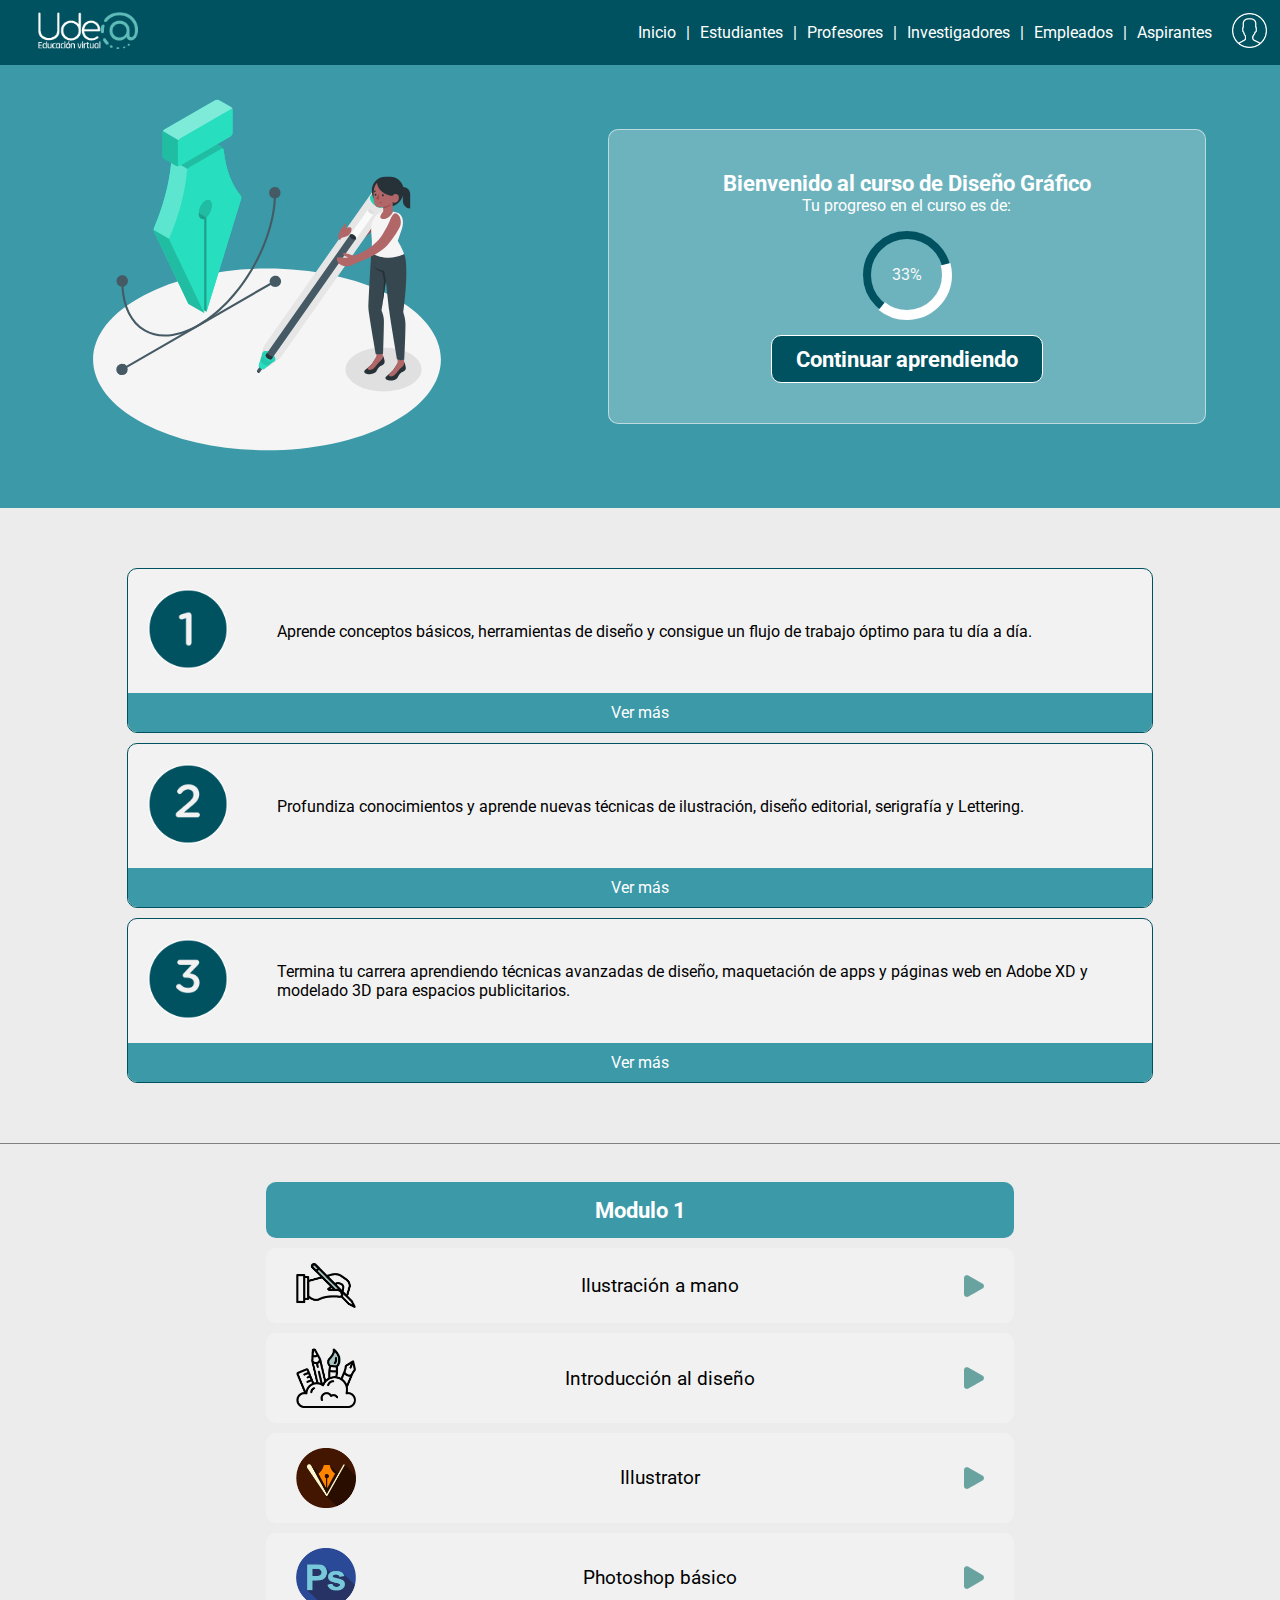
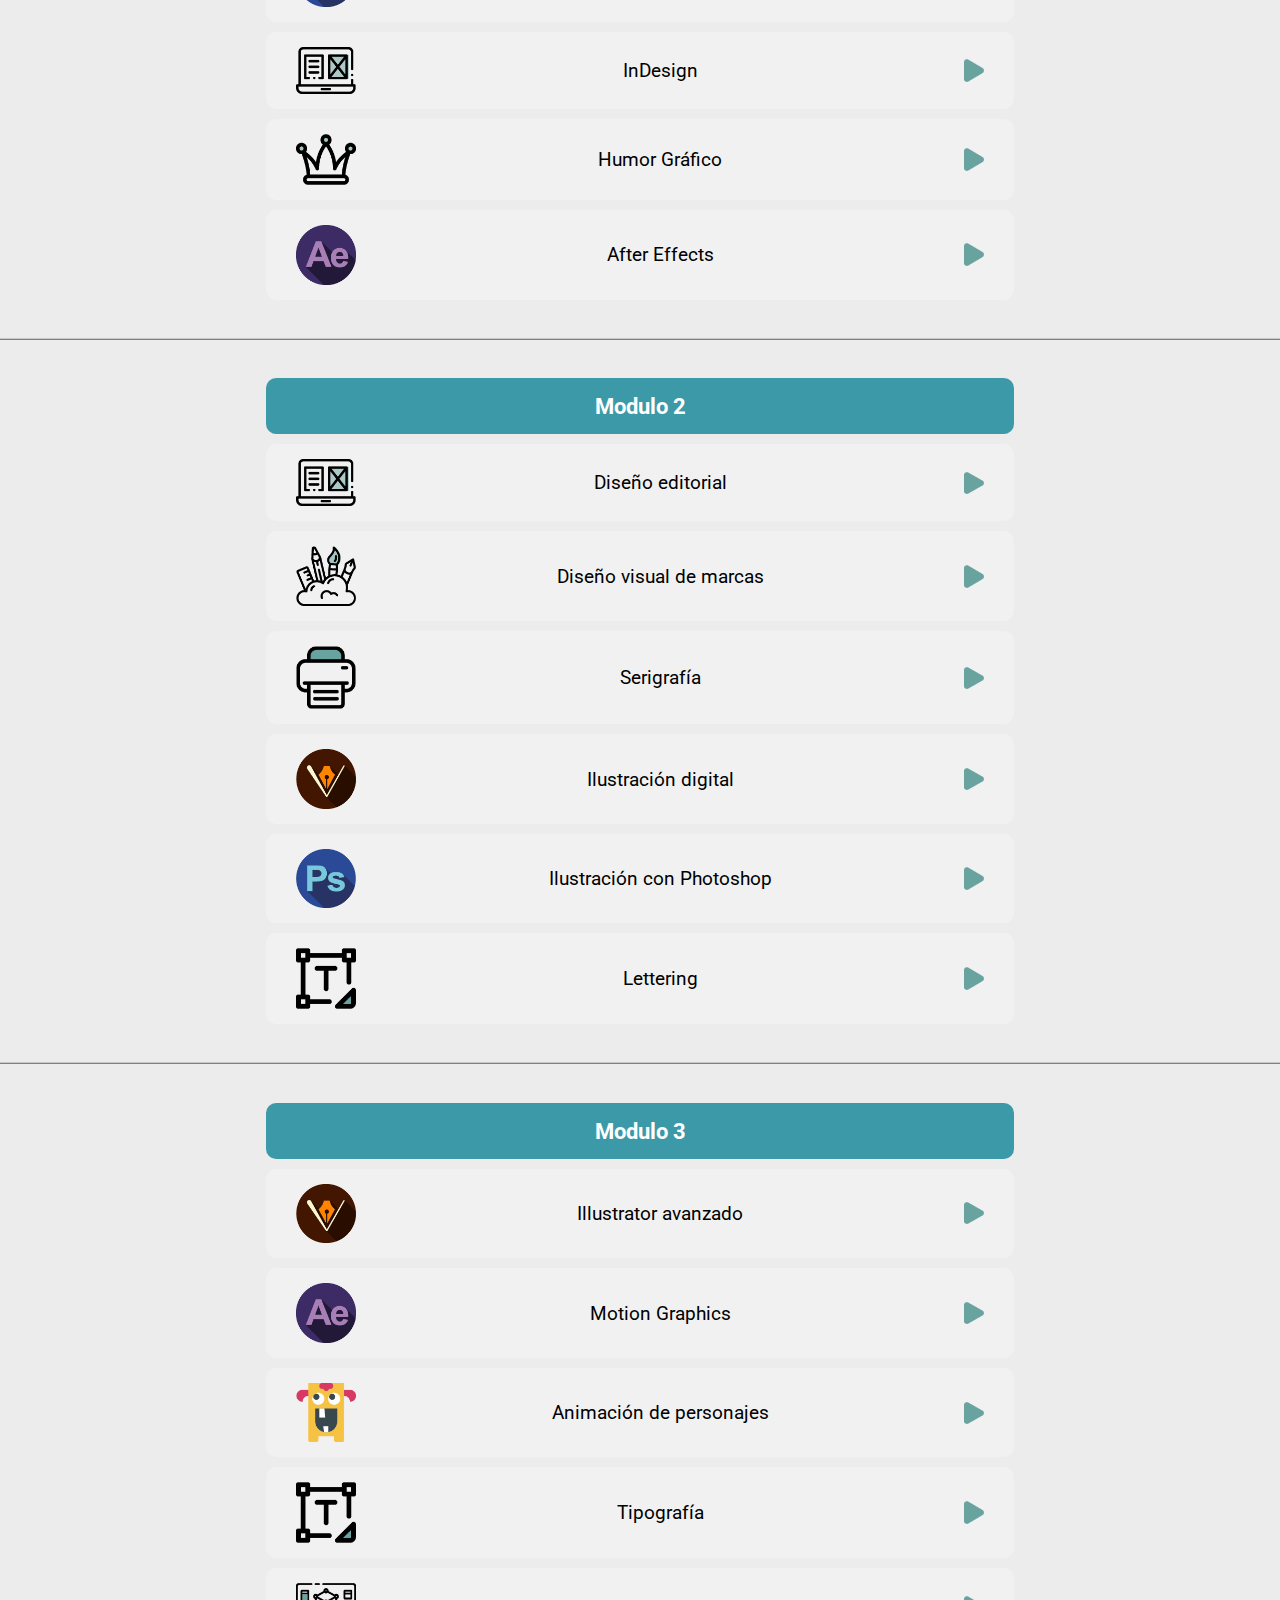
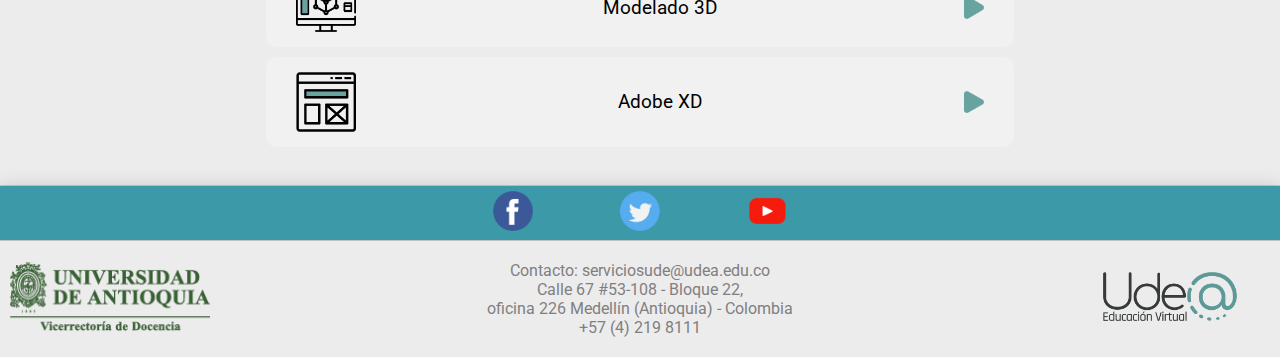
<file: index.html>
<!DOCTYPE html>
<html lang="en">
<head>
    <meta charset="UTF-8">
    <meta name="viewport" content="width=device-width, initial-scale=1.0">
    <link rel="icon" href="img/favicon.ico">
    <meta http-equiv="X-UA-Compatible" content="ie=edge">
    <title>Ude@ | Curso de Diseño Gráfico</title>
    <link rel="stylesheet" href="styles.css">
</head>
<body>
    <nav class="navbar">
        <div class="navbar--left">
            <div class="navbar--left__logo">
                <img src="img/navbar/menuinicial-logo.png" alt="">
            </div>
        </div>
        <div class="navbar--right">
            <ul class="navbar--right__items">
                <li><a href="index.html">Inicio</a></li>
                <li>|</li>
                <li><a href="https://udearroba.udea.edu.co/publicos/estudiantes.html">Estudiantes</a></li>
                <li>|</li>
                <li><a href="https://udearroba.udea.edu.co/publicos/docentes.html">Profesores</a></li>
                <li>|</li>
                <li><a href="https://udearroba.udea.edu.co/publicos/investigadores.html">Investigadores</a></li>
                <li>|</li>
                <li><a href="https://udearroba.udea.edu.co/publicos/administrativos.html">Empleados</a></li>
                <li>|</li>
                <li><a href="https://udearroba.udea.edu.co/preparacion-vida-universitaria/">Aspirantes</a></li>
            </ul>
            <div class="navbar--right__account">
                <div class="navbar--right__account-profile">
                    <img src="img/navbar/user.png" alt="">
                </div>
                <ul>
                    <li><a href="login.html">Cuenta</a></li>
                    <li><a href="#">Cerrar sesión</a></li>
                </ul>
            </div>
        </div>
        <div id="sidebar">
        <div class="navbar--menu__btn">
            <span>&#9776;</span>
        </div>
        <ul class="sidebar--ul">
            <div class="login">
                <img src="img/navbar/user.png" alt="Cuenta">
                <div class="login--btns">
                    <ul>
                        <li><a href="login.html">Iniciar sesión</a></li>
                        <li><a href="#">Cerrar sesión</a></li>
                    </ul>
                </div>
            </div>
            <li class="sidebar--ul__li"><a href="https://udearroba.udea.edu.co/index.html">Inicio</a></li>
            <li class="sidebar--ul__li"><a href="https://udearroba.udea.edu.co/publicos/estudiantes.html">Estudiantes</a></li>
            <li class="sidebar--ul__li"><a href="https://udearroba.udea.edu.co/publicos/docentes.html">Profesores</a></li>
            <li class="sidebar--ul__li"><a href="https://udearroba.udea.edu.co/publicos/investigadores.html">Investigadores</a></li>
            <li class="sidebar--ul__li"><a href="https://udearroba.udea.edu.co/publicos/administrativos.html">Empleados</a></li>
            <li class="sidebar--ul__li"><a href="https://udearroba.udea.edu.co/preparacion-vida-universitaria/">Aspirantes</a></li>
        </ul>
    </div>
    </nav>
    <section class="banner">
        <div class="container">
            <div class="banner--container__svg">
                <svg version="1.1" id="el_tL_gTZM8G" xmlns="http://www.w3.org/2000/svg" xmlns:xlink="http://www.w3.org/1999/xlink" x="0px" y="0px" viewBox="0 0 600 600" style="enable-background:new 0 0 600 600;" xml:space="preserve" width="100%"><style>@-webkit-keyframes kf_el_A4LT985OCWq_an_uik_eQGxw{0%{-webkit-transform: translate(411.3757629394531px, 219.34524536132812px) translate(-411.3757629394531px, -219.34524536132812px) translate(0px, 0px);transform: translate(411.3757629394531px, 219.34524536132812px) translate(-411.3757629394531px, -219.34524536132812px) translate(0px, 0px);}11.11%{-webkit-transform: translate(411.3757629394531px, 219.34524536132812px) translate(-411.3757629394531px, -219.34524536132812px) translate(2px, -10px);transform: translate(411.3757629394531px, 219.34524536132812px) translate(-411.3757629394531px, -219.34524536132812px) translate(2px, -10px);}22.22%{-webkit-transform: translate(411.3757629394531px, 219.34524536132812px) translate(-411.3757629394531px, -219.34524536132812px) translate(6px, -15px);transform: translate(411.3757629394531px, 219.34524536132812px) translate(-411.3757629394531px, -219.34524536132812px) translate(6px, -15px);}33.33%{-webkit-transform: translate(411.3757629394531px, 219.34524536132812px) translate(-411.3757629394531px, -219.34524536132812px) translate(6px, -15px);transform: translate(411.3757629394531px, 219.34524536132812px) translate(-411.3757629394531px, -219.34524536132812px) translate(6px, -15px);}44.44%{-webkit-transform: translate(411.3757629394531px, 219.34524536132812px) translate(-411.3757629394531px, -219.34524536132812px) translate(6px, -15px);transform: translate(411.3757629394531px, 219.34524536132812px) translate(-411.3757629394531px, -219.34524536132812px) translate(6px, -15px);}55.56%{-webkit-transform: translate(411.3757629394531px, 219.34524536132812px) translate(-411.3757629394531px, -219.34524536132812px) translate(2px, -10px);transform: translate(411.3757629394531px, 219.34524536132812px) translate(-411.3757629394531px, -219.34524536132812px) translate(2px, -10px);}66.67%{-webkit-transform: translate(411.3757629394531px, 219.34524536132812px) translate(-411.3757629394531px, -219.34524536132812px) translate(0px, 0px);transform: translate(411.3757629394531px, 219.34524536132812px) translate(-411.3757629394531px, -219.34524536132812px) translate(0px, 0px);}100%{-webkit-transform: translate(411.3757629394531px, 219.34524536132812px) translate(-411.3757629394531px, -219.34524536132812px) translate(0px, 0px);transform: translate(411.3757629394531px, 219.34524536132812px) translate(-411.3757629394531px, -219.34524536132812px) translate(0px, 0px);}}@keyframes kf_el_A4LT985OCWq_an_uik_eQGxw{0%{-webkit-transform: translate(411.3757629394531px, 219.34524536132812px) translate(-411.3757629394531px, -219.34524536132812px) translate(0px, 0px);transform: translate(411.3757629394531px, 219.34524536132812px) translate(-411.3757629394531px, -219.34524536132812px) translate(0px, 0px);}11.11%{-webkit-transform: translate(411.3757629394531px, 219.34524536132812px) translate(-411.3757629394531px, -219.34524536132812px) translate(2px, -10px);transform: translate(411.3757629394531px, 219.34524536132812px) translate(-411.3757629394531px, -219.34524536132812px) translate(2px, -10px);}22.22%{-webkit-transform: translate(411.3757629394531px, 219.34524536132812px) translate(-411.3757629394531px, -219.34524536132812px) translate(6px, -15px);transform: translate(411.3757629394531px, 219.34524536132812px) translate(-411.3757629394531px, -219.34524536132812px) translate(6px, -15px);}33.33%{-webkit-transform: translate(411.3757629394531px, 219.34524536132812px) translate(-411.3757629394531px, -219.34524536132812px) translate(6px, -15px);transform: translate(411.3757629394531px, 219.34524536132812px) translate(-411.3757629394531px, -219.34524536132812px) translate(6px, -15px);}44.44%{-webkit-transform: translate(411.3757629394531px, 219.34524536132812px) translate(-411.3757629394531px, -219.34524536132812px) translate(6px, -15px);transform: translate(411.3757629394531px, 219.34524536132812px) translate(-411.3757629394531px, -219.34524536132812px) translate(6px, -15px);}55.56%{-webkit-transform: translate(411.3757629394531px, 219.34524536132812px) translate(-411.3757629394531px, -219.34524536132812px) translate(2px, -10px);transform: translate(411.3757629394531px, 219.34524536132812px) translate(-411.3757629394531px, -219.34524536132812px) translate(2px, -10px);}66.67%{-webkit-transform: translate(411.3757629394531px, 219.34524536132812px) translate(-411.3757629394531px, -219.34524536132812px) translate(0px, 0px);transform: translate(411.3757629394531px, 219.34524536132812px) translate(-411.3757629394531px, -219.34524536132812px) translate(0px, 0px);}100%{-webkit-transform: translate(411.3757629394531px, 219.34524536132812px) translate(-411.3757629394531px, -219.34524536132812px) translate(0px, 0px);transform: translate(411.3757629394531px, 219.34524536132812px) translate(-411.3757629394531px, -219.34524536132812px) translate(0px, 0px);}}@-webkit-keyframes kf_el_JkMn3vyP5Ng_an_Q6SKg2lVb{0%{-webkit-transform: translate(512.9300537109375px, 202.9109649658203px) rotate(-5deg) translate(-512.9300537109375px, -202.9109649658203px);transform: translate(512.9300537109375px, 202.9109649658203px) rotate(-5deg) translate(-512.9300537109375px, -202.9109649658203px);}11.11%{-webkit-transform: translate(512.9300537109375px, 202.9109649658203px) rotate(0deg) translate(-512.9300537109375px, -202.9109649658203px);transform: translate(512.9300537109375px, 202.9109649658203px) rotate(0deg) translate(-512.9300537109375px, -202.9109649658203px);}22.22%{-webkit-transform: translate(512.9300537109375px, 202.9109649658203px) rotate(-2deg) translate(-512.9300537109375px, -202.9109649658203px);transform: translate(512.9300537109375px, 202.9109649658203px) rotate(-2deg) translate(-512.9300537109375px, -202.9109649658203px);}33.33%{-webkit-transform: translate(512.9300537109375px, 202.9109649658203px) rotate(0deg) translate(-512.9300537109375px, -202.9109649658203px);transform: translate(512.9300537109375px, 202.9109649658203px) rotate(0deg) translate(-512.9300537109375px, -202.9109649658203px);}44.44%{-webkit-transform: translate(512.9300537109375px, 202.9109649658203px) rotate(-2deg) translate(-512.9300537109375px, -202.9109649658203px);transform: translate(512.9300537109375px, 202.9109649658203px) rotate(-2deg) translate(-512.9300537109375px, -202.9109649658203px);}55.56%{-webkit-transform: translate(512.9300537109375px, 202.9109649658203px) rotate(0deg) translate(-512.9300537109375px, -202.9109649658203px);transform: translate(512.9300537109375px, 202.9109649658203px) rotate(0deg) translate(-512.9300537109375px, -202.9109649658203px);}66.67%{-webkit-transform: translate(512.9300537109375px, 202.9109649658203px) rotate(-5deg) translate(-512.9300537109375px, -202.9109649658203px);transform: translate(512.9300537109375px, 202.9109649658203px) rotate(-5deg) translate(-512.9300537109375px, -202.9109649658203px);}100%{-webkit-transform: translate(512.9300537109375px, 202.9109649658203px) rotate(-5deg) translate(-512.9300537109375px, -202.9109649658203px);transform: translate(512.9300537109375px, 202.9109649658203px) rotate(-5deg) translate(-512.9300537109375px, -202.9109649658203px);}}@keyframes kf_el_JkMn3vyP5Ng_an_Q6SKg2lVb{0%{-webkit-transform: translate(512.9300537109375px, 202.9109649658203px) rotate(-5deg) translate(-512.9300537109375px, -202.9109649658203px);transform: translate(512.9300537109375px, 202.9109649658203px) rotate(-5deg) translate(-512.9300537109375px, -202.9109649658203px);}11.11%{-webkit-transform: translate(512.9300537109375px, 202.9109649658203px) rotate(0deg) translate(-512.9300537109375px, -202.9109649658203px);transform: translate(512.9300537109375px, 202.9109649658203px) rotate(0deg) translate(-512.9300537109375px, -202.9109649658203px);}22.22%{-webkit-transform: translate(512.9300537109375px, 202.9109649658203px) rotate(-2deg) translate(-512.9300537109375px, -202.9109649658203px);transform: translate(512.9300537109375px, 202.9109649658203px) rotate(-2deg) translate(-512.9300537109375px, -202.9109649658203px);}33.33%{-webkit-transform: translate(512.9300537109375px, 202.9109649658203px) rotate(0deg) translate(-512.9300537109375px, -202.9109649658203px);transform: translate(512.9300537109375px, 202.9109649658203px) rotate(0deg) translate(-512.9300537109375px, -202.9109649658203px);}44.44%{-webkit-transform: translate(512.9300537109375px, 202.9109649658203px) rotate(-2deg) translate(-512.9300537109375px, -202.9109649658203px);transform: translate(512.9300537109375px, 202.9109649658203px) rotate(-2deg) translate(-512.9300537109375px, -202.9109649658203px);}55.56%{-webkit-transform: translate(512.9300537109375px, 202.9109649658203px) rotate(0deg) translate(-512.9300537109375px, -202.9109649658203px);transform: translate(512.9300537109375px, 202.9109649658203px) rotate(0deg) translate(-512.9300537109375px, -202.9109649658203px);}66.67%{-webkit-transform: translate(512.9300537109375px, 202.9109649658203px) rotate(-5deg) translate(-512.9300537109375px, -202.9109649658203px);transform: translate(512.9300537109375px, 202.9109649658203px) rotate(-5deg) translate(-512.9300537109375px, -202.9109649658203px);}100%{-webkit-transform: translate(512.9300537109375px, 202.9109649658203px) rotate(-5deg) translate(-512.9300537109375px, -202.9109649658203px);transform: translate(512.9300537109375px, 202.9109649658203px) rotate(-5deg) translate(-512.9300537109375px, -202.9109649658203px);}}@-webkit-keyframes kf_el_JkMn3vyP5Ng_an_XHNTVATky{0%{-webkit-transform: translate(512.9300537109375px, 202.9109649658203px) translate(-512.9300537109375px, -202.9109649658203px) translate(-5px, 0px);transform: translate(512.9300537109375px, 202.9109649658203px) translate(-512.9300537109375px, -202.9109649658203px) translate(-5px, 0px);}11.11%{-webkit-transform: translate(512.9300537109375px, 202.9109649658203px) translate(-512.9300537109375px, -202.9109649658203px) translate(0px, 0px);transform: translate(512.9300537109375px, 202.9109649658203px) translate(-512.9300537109375px, -202.9109649658203px) translate(0px, 0px);}100%{-webkit-transform: translate(512.9300537109375px, 202.9109649658203px) translate(-512.9300537109375px, -202.9109649658203px) translate(0px, 0px);transform: translate(512.9300537109375px, 202.9109649658203px) translate(-512.9300537109375px, -202.9109649658203px) translate(0px, 0px);}}@keyframes kf_el_JkMn3vyP5Ng_an_XHNTVATky{0%{-webkit-transform: translate(512.9300537109375px, 202.9109649658203px) translate(-512.9300537109375px, -202.9109649658203px) translate(-5px, 0px);transform: translate(512.9300537109375px, 202.9109649658203px) translate(-512.9300537109375px, -202.9109649658203px) translate(-5px, 0px);}11.11%{-webkit-transform: translate(512.9300537109375px, 202.9109649658203px) translate(-512.9300537109375px, -202.9109649658203px) translate(0px, 0px);transform: translate(512.9300537109375px, 202.9109649658203px) translate(-512.9300537109375px, -202.9109649658203px) translate(0px, 0px);}100%{-webkit-transform: translate(512.9300537109375px, 202.9109649658203px) translate(-512.9300537109375px, -202.9109649658203px) translate(0px, 0px);transform: translate(512.9300537109375px, 202.9109649658203px) translate(-512.9300537109375px, -202.9109649658203px) translate(0px, 0px);}}@-webkit-keyframes kf_el_CNIYzdUziav_an_TplFY2K-R{0%{-webkit-transform: translate(477.4981994628906px, 120.3221435546875px) translate(-477.4981994628906px, -120.3221435546875px) translate(25px, 45px);transform: translate(477.4981994628906px, 120.3221435546875px) translate(-477.4981994628906px, -120.3221435546875px) translate(25px, 45px);}11.11%{-webkit-transform: translate(477.4981994628906px, 120.3221435546875px) translate(-477.4981994628906px, -120.3221435546875px) translate(15px, 20px);transform: translate(477.4981994628906px, 120.3221435546875px) translate(-477.4981994628906px, -120.3221435546875px) translate(15px, 20px);}22.22%{-webkit-transform: translate(477.4981994628906px, 120.3221435546875px) translate(-477.4981994628906px, -120.3221435546875px) translate(30px, 20px);transform: translate(477.4981994628906px, 120.3221435546875px) translate(-477.4981994628906px, -120.3221435546875px) translate(30px, 20px);}33.33%{-webkit-transform: translate(477.4981994628906px, 120.3221435546875px) translate(-477.4981994628906px, -120.3221435546875px) translate(25px, 5px);transform: translate(477.4981994628906px, 120.3221435546875px) translate(-477.4981994628906px, -120.3221435546875px) translate(25px, 5px);}44.44%{-webkit-transform: translate(477.4981994628906px, 120.3221435546875px) translate(-477.4981994628906px, -120.3221435546875px) translate(30px, 20px);transform: translate(477.4981994628906px, 120.3221435546875px) translate(-477.4981994628906px, -120.3221435546875px) translate(30px, 20px);}55.56%{-webkit-transform: translate(477.4981994628906px, 120.3221435546875px) translate(-477.4981994628906px, -120.3221435546875px) translate(15px, 20px);transform: translate(477.4981994628906px, 120.3221435546875px) translate(-477.4981994628906px, -120.3221435546875px) translate(15px, 20px);}66.67%{-webkit-transform: translate(477.4981994628906px, 120.3221435546875px) translate(-477.4981994628906px, -120.3221435546875px) translate(25px, 45px);transform: translate(477.4981994628906px, 120.3221435546875px) translate(-477.4981994628906px, -120.3221435546875px) translate(25px, 45px);}100%{-webkit-transform: translate(477.4981994628906px, 120.3221435546875px) translate(-477.4981994628906px, -120.3221435546875px) translate(25px, 45px);transform: translate(477.4981994628906px, 120.3221435546875px) translate(-477.4981994628906px, -120.3221435546875px) translate(25px, 45px);}}@keyframes kf_el_CNIYzdUziav_an_TplFY2K-R{0%{-webkit-transform: translate(477.4981994628906px, 120.3221435546875px) translate(-477.4981994628906px, -120.3221435546875px) translate(25px, 45px);transform: translate(477.4981994628906px, 120.3221435546875px) translate(-477.4981994628906px, -120.3221435546875px) translate(25px, 45px);}11.11%{-webkit-transform: translate(477.4981994628906px, 120.3221435546875px) translate(-477.4981994628906px, -120.3221435546875px) translate(15px, 20px);transform: translate(477.4981994628906px, 120.3221435546875px) translate(-477.4981994628906px, -120.3221435546875px) translate(15px, 20px);}22.22%{-webkit-transform: translate(477.4981994628906px, 120.3221435546875px) translate(-477.4981994628906px, -120.3221435546875px) translate(30px, 20px);transform: translate(477.4981994628906px, 120.3221435546875px) translate(-477.4981994628906px, -120.3221435546875px) translate(30px, 20px);}33.33%{-webkit-transform: translate(477.4981994628906px, 120.3221435546875px) translate(-477.4981994628906px, -120.3221435546875px) translate(25px, 5px);transform: translate(477.4981994628906px, 120.3221435546875px) translate(-477.4981994628906px, -120.3221435546875px) translate(25px, 5px);}44.44%{-webkit-transform: translate(477.4981994628906px, 120.3221435546875px) translate(-477.4981994628906px, -120.3221435546875px) translate(30px, 20px);transform: translate(477.4981994628906px, 120.3221435546875px) translate(-477.4981994628906px, -120.3221435546875px) translate(30px, 20px);}55.56%{-webkit-transform: translate(477.4981994628906px, 120.3221435546875px) translate(-477.4981994628906px, -120.3221435546875px) translate(15px, 20px);transform: translate(477.4981994628906px, 120.3221435546875px) translate(-477.4981994628906px, -120.3221435546875px) translate(15px, 20px);}66.67%{-webkit-transform: translate(477.4981994628906px, 120.3221435546875px) translate(-477.4981994628906px, -120.3221435546875px) translate(25px, 45px);transform: translate(477.4981994628906px, 120.3221435546875px) translate(-477.4981994628906px, -120.3221435546875px) translate(25px, 45px);}100%{-webkit-transform: translate(477.4981994628906px, 120.3221435546875px) translate(-477.4981994628906px, -120.3221435546875px) translate(25px, 45px);transform: translate(477.4981994628906px, 120.3221435546875px) translate(-477.4981994628906px, -120.3221435546875px) translate(25px, 45px);}}@-webkit-keyframes kf_el_CNIYzdUziav_an_Qz39_QTbv{0%{-webkit-transform: translate(477.4981994628906px, 120.3221435546875px) rotate(20deg) translate(-477.4981994628906px, -120.3221435546875px);transform: translate(477.4981994628906px, 120.3221435546875px) rotate(20deg) translate(-477.4981994628906px, -120.3221435546875px);}11.11%{-webkit-transform: translate(477.4981994628906px, 120.3221435546875px) rotate(10deg) translate(-477.4981994628906px, -120.3221435546875px);transform: translate(477.4981994628906px, 120.3221435546875px) rotate(10deg) translate(-477.4981994628906px, -120.3221435546875px);}22.22%{-webkit-transform: translate(477.4981994628906px, 120.3221435546875px) rotate(15deg) translate(-477.4981994628906px, -120.3221435546875px);transform: translate(477.4981994628906px, 120.3221435546875px) rotate(15deg) translate(-477.4981994628906px, -120.3221435546875px);}33.33%{-webkit-transform: translate(477.4981994628906px, 120.3221435546875px) rotate(10deg) translate(-477.4981994628906px, -120.3221435546875px);transform: translate(477.4981994628906px, 120.3221435546875px) rotate(10deg) translate(-477.4981994628906px, -120.3221435546875px);}44.44%{-webkit-transform: translate(477.4981994628906px, 120.3221435546875px) rotate(15deg) translate(-477.4981994628906px, -120.3221435546875px);transform: translate(477.4981994628906px, 120.3221435546875px) rotate(15deg) translate(-477.4981994628906px, -120.3221435546875px);}55.56%{-webkit-transform: translate(477.4981994628906px, 120.3221435546875px) rotate(10deg) translate(-477.4981994628906px, -120.3221435546875px);transform: translate(477.4981994628906px, 120.3221435546875px) rotate(10deg) translate(-477.4981994628906px, -120.3221435546875px);}66.67%{-webkit-transform: translate(477.4981994628906px, 120.3221435546875px) rotate(20deg) translate(-477.4981994628906px, -120.3221435546875px);transform: translate(477.4981994628906px, 120.3221435546875px) rotate(20deg) translate(-477.4981994628906px, -120.3221435546875px);}100%{-webkit-transform: translate(477.4981994628906px, 120.3221435546875px) rotate(20deg) translate(-477.4981994628906px, -120.3221435546875px);transform: translate(477.4981994628906px, 120.3221435546875px) rotate(20deg) translate(-477.4981994628906px, -120.3221435546875px);}}@keyframes kf_el_CNIYzdUziav_an_Qz39_QTbv{0%{-webkit-transform: translate(477.4981994628906px, 120.3221435546875px) rotate(20deg) translate(-477.4981994628906px, -120.3221435546875px);transform: translate(477.4981994628906px, 120.3221435546875px) rotate(20deg) translate(-477.4981994628906px, -120.3221435546875px);}11.11%{-webkit-transform: translate(477.4981994628906px, 120.3221435546875px) rotate(10deg) translate(-477.4981994628906px, -120.3221435546875px);transform: translate(477.4981994628906px, 120.3221435546875px) rotate(10deg) translate(-477.4981994628906px, -120.3221435546875px);}22.22%{-webkit-transform: translate(477.4981994628906px, 120.3221435546875px) rotate(15deg) translate(-477.4981994628906px, -120.3221435546875px);transform: translate(477.4981994628906px, 120.3221435546875px) rotate(15deg) translate(-477.4981994628906px, -120.3221435546875px);}33.33%{-webkit-transform: translate(477.4981994628906px, 120.3221435546875px) rotate(10deg) translate(-477.4981994628906px, -120.3221435546875px);transform: translate(477.4981994628906px, 120.3221435546875px) rotate(10deg) translate(-477.4981994628906px, -120.3221435546875px);}44.44%{-webkit-transform: translate(477.4981994628906px, 120.3221435546875px) rotate(15deg) translate(-477.4981994628906px, -120.3221435546875px);transform: translate(477.4981994628906px, 120.3221435546875px) rotate(15deg) translate(-477.4981994628906px, -120.3221435546875px);}55.56%{-webkit-transform: translate(477.4981994628906px, 120.3221435546875px) rotate(10deg) translate(-477.4981994628906px, -120.3221435546875px);transform: translate(477.4981994628906px, 120.3221435546875px) rotate(10deg) translate(-477.4981994628906px, -120.3221435546875px);}66.67%{-webkit-transform: translate(477.4981994628906px, 120.3221435546875px) rotate(20deg) translate(-477.4981994628906px, -120.3221435546875px);transform: translate(477.4981994628906px, 120.3221435546875px) rotate(20deg) translate(-477.4981994628906px, -120.3221435546875px);}100%{-webkit-transform: translate(477.4981994628906px, 120.3221435546875px) rotate(20deg) translate(-477.4981994628906px, -120.3221435546875px);transform: translate(477.4981994628906px, 120.3221435546875px) rotate(20deg) translate(-477.4981994628906px, -120.3221435546875px);}}#el_tL_gTZM8G *{-webkit-animation-duration: 3s;animation-duration: 3s;-webkit-animation-iteration-count: 1;animation-iteration-count: 1;-webkit-animation-timing-function: cubic-bezier(0, 0, 1, 1);animation-timing-function: cubic-bezier(0, 0, 1, 1);}#el_tljEePieCt{fill: #F5F5F5;}#el_eCVIKL2N90{fill: #E0E0E0;}#el_4sQPc_I51g{fill: #27DEBF;}#el_UDr-hxuNQs{fill: #27DEBF;}#el_4FQMtE_q8U{opacity: 0.15;}#el_ihBGcIdwTh{fill: #27DEBF;}#el_u8NhgRRy5x{opacity: 0.25;fill: #FFFFFF;}#el_3bZ3onYUzn{opacity: 0.15;}#el_g_nmQ7vsRJ{fill: #27DEBF;}#el_PMbZ4iNq2Wc{opacity: 0.4;fill: #FFFFFF;}#el_l1SJ62UIiCJ{opacity: 0.15;}#el_tIMlAR563fG{opacity: 0.15;}#el_gfKV5Mvx_Xu{opacity: 0.15;}#el__v0voSDdxeb{fill: #455A64;}#el_d1MN-922ttL{fill: #455A64;}#el_t80PStaTXMu{fill: #455A64;}#el_hefZoBu9c4V{fill: #455A64;}#el_jod3c8Pr4vn{fill: #455A64;}#el_wpKpMrroN5T{fill: #455A64;}#el_qki4Qq4yKyz{fill: #263238;}#el_WgGJOXnygKp{fill: #9A4A4D;}#el_9KvD4z4ESIK{fill: #E6E6E6;}#el_EbnQlQ1kW2-{fill: #455A64;}#el_2y6gOplZZ9f{fill: #263238;}#el_uhj2GALpUHh{fill: #E0E0E0;}#el_QsbTfztchNz{opacity: 0.1;}#el_B2b38umEDZg{fill: #E0E0E0;}#el_-CqubYnlDvM{fill: #27DEBF;}#el_QIsqOtp24mF{opacity: 0.1;}#el_1oPdnI1BcyX{fill: #27DEBF;}#el_fWIhngVIRRD{fill: #27DEBF;}#el_C3EFgjcoxMH{opacity: 0.05;}#el_PsHdAwtf3KA{fill: #27DEBF;}#el_7NaEilMhEM3{fill: #FAFAFA;}#el_4DiOIRXg0-A{fill: #E0E0E0;}#el_XtIzSXHltF5{fill: #27DEBF;}#el_l-mzYYDsgMi{opacity: 0.05;}#el_wci-TvlV1eV{fill: #455A64;}#el__Wmm25tem3F{fill: #263238;}#el_9uiSlB_unR9{fill: #263238;}#el_IfsH5GS50tG{fill: #E0E0E0;}#el_wV_aH2Mauv7{fill: #27DEBF;}#el_QIb1xRpLmqh{opacity: 0.3;fill: #FFFFFF;}#el_-FP8Qqr6sIY{fill: #263238;}#el_q8aFDmctVJi{fill: #263238;}#el_CcO9ssgYETp{fill: #263238;}#el_5QQOs96KOgz{fill: #B16668;}#el_agS_kd5qHA-{fill: #263238;}#el_GfNItiMKkgu{fill: #B16668;}#el_n_j14LyQJZo{fill: #37474F;}#el_A96L9Del2pE{fill: #263238;}#el_u4WQTgD6Xaq{fill: #F5F5F5;}#el_pqrooRpRl5s{fill: #B16668;}#el_GiCuh0lUDpx{fill: #263238;}#el_QbU64Bozo-r{fill: #9A4A4D;}#el_VN4O5TfpEG_{fill: #263238;}#el_SEjAYBLfCzI{fill: #263238;}#el_emztUiRUChe{fill: #9A4A4D;}#el_VA8LYHj9rr1{fill: #9A4A4D;}#el_JkMn3vyP5Ng{fill: #B16668;}#el_A4LT985OCWq{fill: #B16668;}#el_CNIYzdUziav_an_Qz39_QTbv{-webkit-transform: translate(477.4981994628906px, 120.3221435546875px) rotate(20deg) translate(-477.4981994628906px, -120.3221435546875px);transform: translate(477.4981994628906px, 120.3221435546875px) rotate(20deg) translate(-477.4981994628906px, -120.3221435546875px);-webkit-animation-fill-mode: forwards;animation-fill-mode: forwards;-webkit-animation-name: kf_el_CNIYzdUziav_an_Qz39_QTbv;animation-name: kf_el_CNIYzdUziav_an_Qz39_QTbv;-webkit-animation-timing-function: cubic-bezier(0, 0, 1, 1);animation-timing-function: cubic-bezier(0, 0, 1, 1);}#el_CNIYzdUziav_an_TplFY2K-R{-webkit-animation-fill-mode: forwards;animation-fill-mode: forwards;-webkit-transform: translate(477.4981994628906px, 120.3221435546875px) translate(-477.4981994628906px, -120.3221435546875px) translate(25px, 45px);transform: translate(477.4981994628906px, 120.3221435546875px) translate(-477.4981994628906px, -120.3221435546875px) translate(25px, 45px);-webkit-animation-name: kf_el_CNIYzdUziav_an_TplFY2K-R;animation-name: kf_el_CNIYzdUziav_an_TplFY2K-R;-webkit-animation-timing-function: cubic-bezier(0, 0, 1, 1);animation-timing-function: cubic-bezier(0, 0, 1, 1);}#el_JkMn3vyP5Ng_an_XHNTVATky{-webkit-animation-fill-mode: forwards;animation-fill-mode: forwards;-webkit-transform: translate(512.9300537109375px, 202.9109649658203px) translate(-512.9300537109375px, -202.9109649658203px) translate(-5px, 0px);transform: translate(512.9300537109375px, 202.9109649658203px) translate(-512.9300537109375px, -202.9109649658203px) translate(-5px, 0px);-webkit-animation-name: kf_el_JkMn3vyP5Ng_an_XHNTVATky;animation-name: kf_el_JkMn3vyP5Ng_an_XHNTVATky;-webkit-animation-timing-function: cubic-bezier(0, 0, 1, 1);animation-timing-function: cubic-bezier(0, 0, 1, 1);}#el_JkMn3vyP5Ng_an_Q6SKg2lVb{-webkit-animation-fill-mode: forwards;animation-fill-mode: forwards;-webkit-transform: translate(512.9300537109375px, 202.9109649658203px) rotate(-5deg) translate(-512.9300537109375px, -202.9109649658203px);transform: translate(512.9300537109375px, 202.9109649658203px) rotate(-5deg) translate(-512.9300537109375px, -202.9109649658203px);-webkit-animation-name: kf_el_JkMn3vyP5Ng_an_Q6SKg2lVb;animation-name: kf_el_JkMn3vyP5Ng_an_Q6SKg2lVb;-webkit-animation-timing-function: cubic-bezier(0, 0, 1, 1);animation-timing-function: cubic-bezier(0, 0, 1, 1);}#el_A4LT985OCWq_an_uik_eQGxw{-webkit-animation-fill-mode: forwards;animation-fill-mode: forwards;-webkit-transform: translate(411.3757629394531px, 219.34524536132812px) translate(-411.3757629394531px, -219.34524536132812px) translate(0px, 0px);transform: translate(411.3757629394531px, 219.34524536132812px) translate(-411.3757629394531px, -219.34524536132812px) translate(0px, 0px);-webkit-animation-name: kf_el_A4LT985OCWq_an_uik_eQGxw;animation-name: kf_el_A4LT985OCWq_an_uik_eQGxw;-webkit-animation-timing-function: cubic-bezier(0, 0, 1, 1);animation-timing-function: cubic-bezier(0, 0, 1, 1);}#el_A4LT985OCWq_an_vwdeM2zux{-webkit-transform: translate(411.3757629394531px, 219.34524536132812px) rotate(0deg) translate(-411.3757629394531px, -219.34524536132812px);transform: translate(411.3757629394531px, 219.34524536132812px) rotate(0deg) translate(-411.3757629394531px, -219.34524536132812px);}#el_qki4Qq4yKyz_an_KwvRK19K8{-webkit-transform: translate(189.5698699951172px, 450.7793273925781px) translate(-189.5698699951172px, -450.7793273925781px) translate(100px, -10px);transform: translate(189.5698699951172px, 450.7793273925781px) translate(-189.5698699951172px, -450.7793273925781px) translate(100px, -10px);}#el_qki4Qq4yKyz_an_E5rPdVjxv{-webkit-transform: translate(189.5698699951172px, 450.7793273925781px) scale(0.5, 0.5) translate(-189.5698699951172px, -450.7793273925781px);transform: translate(189.5698699951172px, 450.7793273925781px) scale(0.5, 0.5) translate(-189.5698699951172px, -450.7793273925781px);}#el_DsXhycUll8n{visibility: hidden;}</style>
<g id="el_p8jPH2lS8m">
	<path id="el_tljEePieCt" d="M107.851,532.315c106.121,55.438,278.178,55.44,384.298,0.002&#10;&#9;&#9;c106.121-55.44,106.121-145.323,0-200.762c-106.121-55.439-278.178-55.439-384.299-0.002&#10;&#9;&#9;C1.729,386.992,1.729,476.877,107.851,532.315z"/>
	<ellipse id="el_eCVIKL2N90" cx="482.125" cy="447.523" rx="59.483" ry="34.342"/>
	<g id="el_8rerpSwel_">
		<g id="el_Rm4HPUsD74">
			<g id="el_iQrwk_E7dE">
				<path id="el_4sQPc_I51g" d="M179.129,169.221c-5.824,3.365-10.562,12.403-10.562,20.174&#10;&#9;&#9;&#9;&#9;&#9;c0,6.926,3.772,10.517,8.706,8.827V345.22L123.7,232.801c-0.896-1.881-0.935-4.947-0.109-6.859&#10;&#9;&#9;&#9;&#9;&#9;c13.528-31.305,23.514-66.571,26.916-102.757c0.195-2.074,1.792-4.602,3.596-5.644l50.05-28.896&#10;&#9;&#9;&#9;&#9;&#9;c1.804-1.042,3.414-0.202,3.636,1.869c3.359,31.3,12.94,54.532,25.928,70.158c1.332,1.602,1.982,4.458,1.369,6.449&#10;&#9;&#9;&#9;&#9;&#9;c-7.527,24.479-50.934,165.65-54.103,175.955V196.079c4.949-4.029,8.707-11.951,8.707-18.876&#10;&#9;&#9;&#9;&#9;&#9;C189.692,169.417,184.969,165.856,179.129,169.221z"/>
			</g>
			<path id="el_UDr-hxuNQs" d="M259.607,181.276l-54.102,175.954l-3.697-2.145v4.283l-24.535-14.148&#10;&#9;&#9;&#9;&#9;L123.7,232.801c-0.896-1.881-0.935-4.947-0.109-6.859c13.528-31.305,23.514-66.571,26.916-102.757&#10;&#9;&#9;&#9;&#9;c0.195-2.074,1.792-4.602,3.596-5.644l50.05-28.896c1.804-1.042,4.73-1.042,6.534,0l17.986,10.382&#10;&#9;&#9;&#9;&#9;c1.804,1.041,3.414,3.568,3.636,5.64c3.358,31.314,12.94,54.547,25.928,70.162C259.57,176.43,260.219,179.285,259.607,181.276z"/>
			<path id="el_4FQMtE_q8U" d="M214.212,191.356c0,6.941-3.757,14.863-8.706,18.876V357.23l-3.697-2.145&#10;&#9;&#9;&#9;&#9;l0,4.282V212.375c-4.949,1.69-8.706-1.886-8.706-8.812c0-7.786,4.723-16.824,10.562-20.189&#10;&#9;&#9;&#9;&#9;C209.489,180.009,214.212,183.585,214.212,191.356z"/>
			<g id="el_Grsb2PY0Fg">
				<path id="el_ihBGcIdwTh" d="M259.607,181.276l-54.102,175.954V210.233&#10;&#9;&#9;&#9;&#9;&#9;c4.949-4.014,8.706-11.936,8.706-18.876c0-7.771-4.723-11.347-10.547-7.982c-5.839,3.365-10.562,12.403-10.562,20.189&#10;&#9;&#9;&#9;&#9;&#9;c0,6.926,3.757,10.502,8.706,8.812v146.992L148.221,246.97c-0.897-1.88-0.936-4.947-0.109-6.859&#10;&#9;&#9;&#9;&#9;&#9;c13.529-31.305,23.529-66.572,26.932-102.772c0.195-2.074,1.792-4.602,3.596-5.644l50.035-28.895&#10;&#9;&#9;&#9;&#9;&#9;c1.804-1.042,3.414-0.204,3.636,1.867c3.358,31.314,12.94,54.547,25.928,70.162C259.57,176.43,260.219,179.285,259.607,181.276z&#10;&#9;&#9;&#9;&#9;&#9;"/>
			</g>
			<path id="el_u8NhgRRy5x" d="M176.051,134.456c-0.558,0.92-0.92,1.962-1.011,2.882&#10;&#9;&#9;&#9;&#9;c-3.395,36.199-13.399,71.462-26.934,102.771c-0.438,1.041-0.634,2.414-0.573,3.757l-24.52-14.154&#10;&#9;&#9;&#9;&#9;c-0.06-1.343,0.136-2.731,0.573-3.772c13.535-31.31,23.524-66.573,26.919-102.756c0.091-0.936,0.468-1.962,1.026-2.897&#10;&#9;&#9;&#9;&#9;L176.051,134.456z"/>
			<path id="el_3bZ3onYUzn" d="M232.213,104.142c-0.407-1.69-1.901-2.294-3.531-1.343l-50.05,28.896&#10;&#9;&#9;&#9;&#9;c-0.996,0.573-1.916,1.599-2.58,2.761l-24.52-14.169c0.664-1.147,1.584-2.173,2.565-2.746l50.051-28.896&#10;&#9;&#9;&#9;&#9;c1.811-1.041,4.738-1.041,6.549,0l17.971,10.381C230.327,99.977,231.82,102.18,232.213,104.142z"/>
			<g id="el_uIZFB8qdo4">
				<path id="el_g_nmQ7vsRJ" d="M139.499,72.666l79.269-45.775c1.804-1.042,4.729-1.042,6.534,0l17.99,10.388&#10;&#9;&#9;&#9;&#9;&#9;c1.804,1.042,3.267,3.575,3.267,5.659v34.926c0,2.083-1.463,4.617-3.267,5.659l-79.269,45.775c-1.804,1.042-4.729,1.042-6.534,0&#10;&#9;&#9;&#9;&#9;&#9;l-17.99-10.388c-1.804-1.042-3.267-3.575-3.267-5.658V78.325C136.232,76.241,137.694,73.708,139.499,72.666z"/>
				<path id="el_PMbZ4iNq2Wc" d="M246.532,42.412c-0.226-1.69-1.599-2.308-3.244-1.358&#10;&#9;&#9;&#9;&#9;&#9;L164.025,86.82c-0.905,0.513-1.72,1.418-2.309,2.444l-24.535-14.154c0.604-1.026,1.419-1.931,2.324-2.445l79.263-45.78&#10;&#9;&#9;&#9;&#9;&#9;c1.811-1.041,4.723-1.041,6.534,0l17.986,10.396C244.948,38.233,246.321,40.451,246.532,42.412z"/>
				<path id="el_l1SJ62UIiCJ" d="M163.497,129.552c-0.03,0.015-0.045,0.015-0.075,0.03&#10;&#9;&#9;&#9;&#9;&#9;c-0.06,0.015-0.121,0.045-0.196,0.06c-0.06,0.045-0.136,0.06-0.211,0.09c-0.106,0.045-0.211,0.075-0.317,0.091&#10;&#9;&#9;&#9;&#9;&#9;c-0.121,0.03-0.257,0.06-0.392,0.091c-0.075,0.015-0.166,0.03-0.272,0.045c-0.181,0.03-0.377,0.06-0.558,0.075&#10;&#9;&#9;&#9;&#9;&#9;c-1.403,0.136-2.897-0.106-3.984-0.739l-17.986-10.381c-1.811-1.041-3.274-3.576-3.274-5.658V78.324&#10;&#9;&#9;&#9;&#9;&#9;c0-1.041,0.362-2.188,0.951-3.214l24.535,14.154c-0.603,1.026-0.966,2.173-0.966,3.214v34.931c0,1.479,0.739,2.339,1.811,2.339&#10;&#9;&#9;&#9;&#9;&#9;c0.151,0,0.302-0.015,0.468-0.06C163.18,129.657,163.331,129.612,163.497,129.552z"/>
			</g>
			<path id="el_tIMlAR563fG" d="M201.808,359.368l-24.535-14.148l-53.566-112.413&#10;&#9;&#9;&#9;&#9;c-0.407-0.86-0.634-1.962-0.694-3.093l24.52,14.154c0.045,1.132,0.287,2.248,0.694,3.108L201.808,359.368z"/>
			<path id="el_gfKV5Mvx_Xu" d="M205.505,210.233v146.998l-3.697-2.145v4.283l0-146.992&#10;&#9;&#9;&#9;&#9;c-4.949,1.69-8.713-1.879-8.713-8.805c0-0.166,0-0.317,0.015-0.483L205.505,210.233z"/>
		</g>
		<g id="el_Npr8NWes3dX">
			<path id="el__v0voSDdxeb" d="M318.82,167.959c0-3.993-2.804-5.611-6.261-3.615&#10;&#9;&#9;&#9;&#9;c-3.458,1.996-6.261,6.852-6.261,10.845c0,3.234,1.852,4.871,4.389,4.33c-3.525,73.843-55.218,160.865-118.274,197.269&#10;&#9;&#9;&#9;&#9;c-31.331,18.088-60.702,21.056-82.699,8.357c-20.775-11.997-32.723-36.685-33.989-69.866c2.579-2.383,4.47-6.205,4.47-9.474&#10;&#9;&#9;&#9;&#9;c0-3.993-2.804-5.611-6.262-3.615c-3.458,1.996-6.261,6.852-6.261,10.845c0,3.408,2.049,5.064,4.798,4.241&#10;&#9;&#9;&#9;&#9;c1.688,33.435,14.167,58.395,35.576,70.754c9.503,5.486,20.269,8.21,31.914,8.21c16.636,0,35.055-5.56,54.119-16.567&#10;&#9;&#9;&#9;&#9;c64.501-37.239,117.273-126.705,120.015-202C316.805,175.313,318.82,171.337,318.82,167.959z"/>
			<path id="el_d1MN-922ttL" d="M312.558,302.427c-2.878,1.661-5.276,5.3-6.009,8.777L79.87,442.078&#10;&#9;&#9;&#9;&#9;c-0.807-2.449-3.145-3.225-5.937-1.613c-3.458,1.997-6.261,6.852-6.261,10.845s2.804,5.611,6.261,3.615&#10;&#9;&#9;&#9;&#9;c2.962-1.71,5.43-5.517,6.081-9.083L306.55,315.05c0.733,2.629,3.132,3.497,6.009,1.836c3.458-1.996,6.261-6.852,6.261-10.844&#10;&#9;&#9;&#9;&#9;C318.82,302.049,316.016,300.43,312.558,302.427z"/>
			<path id="el_t80PStaTXMu" d="M82.673,309.32c0,4.916-3.985,8.902-8.902,8.902c-4.916,0-8.901-3.985-8.901-8.902&#10;&#9;&#9;&#9;&#9;c0-4.916,3.985-8.901,8.901-8.901C78.688,300.419,82.673,304.404,82.673,309.32z"/>
			<circle id="el_hefZoBu9c4V" cx="73.434" cy="447.523" r="8.901"/>
			<path id="el_jod3c8Pr4vn" d="M321.961,309.887c0,4.916-3.985,8.901-8.902,8.901s-8.901-3.985-8.901-8.901&#10;&#9;&#9;&#9;&#9;c0-4.916,3.985-8.901,8.901-8.901S321.961,304.97,321.961,309.887z"/>
			<path id="el_wpKpMrroN5T" d="M321.142,171.394c0,4.916-3.985,8.902-8.901,8.902&#10;&#9;&#9;&#9;&#9;c-4.916,0-8.901-3.985-8.901-8.902c0-4.916,3.985-8.901,8.901-8.901C317.157,162.492,321.142,166.478,321.142,171.394z"/>
		</g>
	</g>
	<g id="el_51s2c4OxN8p">
		
		<g id="el_pzeeZadBeyW">
			<g id="el_gyIdNmvHn5T">
				<path id="el_WgGJOXnygKp" d="M458.489,212.207c-6.339,7.576-16.81,17.809-22.751,25.266&#10;&#9;&#9;&#9;&#9;&#9;c-3.119,3.915-4.889,8.769-4.818,13.774c0.053,3.714,1.062,6.815,4.694,5.232c2.622-1.143,4.29-2.503,8.119-6.278&#10;&#9;&#9;&#9;&#9;&#9;c3.443-3.395,20.096-19,20.096-19s3.119-19.177,8.264-20.74c5.146-1.562,9.525-9.771,9.525-9.771&#10;&#9;&#9;&#9;&#9;&#9;C473.222,199.845,466.533,202.594,458.489,212.207z"/>
			</g>
			<g id="el_CNIYzdUziav_an_TplFY2K-R" data-animator-group="true" data-animator-type="0"><g id="el_CNIYzdUziav_an_Qz39_QTbv" data-animator-group="true" data-animator-type="1"><g id="el_CNIYzdUziav">
				<path id="el_9KvD4z4ESIK" d="M367.311,419.722c0.013-0.051,0.038-0.099,0.052-0.15l77.96-289.08&#10;&#9;&#9;&#9;&#9;&#9;c0.01-0.01,0.01-0.01,0.01-0.029l0.02-0.078c0.02-0.059,0.04-0.137,0.069-0.206c0.128-0.401,0.315-0.802,0.561-1.164&#10;&#9;&#9;&#9;&#9;&#9;c0.246-0.401,0.541-0.772,0.894-1.124c1.07-1.065,2.629-1.932,4.648-2.456c6.938-1.843,16.666,0.787,21.725,5.873&#10;&#9;&#9;&#9;&#9;&#9;c1.983,1.993,2.947,4.062,2.991,5.952c0.018,0.529-0.052,1.048-0.19,1.537L398.845,425.08l-0.811,2.994l-0.008-0.002&#10;&#9;&#9;&#9;&#9;&#9;c-0.001,0.004-0.001,0.009-0.003,0.014c-0.588,2.243-2.699,4.067-6.137,5.001c-6.961,1.839-16.71-0.791-21.768-5.875&#10;&#9;&#9;&#9;&#9;&#9;C367.603,424.684,366.695,421.993,367.311,419.722z"/>
				<g id="el_t7HxtfrJHUq">
					<g id="el_LFtt8MNfVgj">
						<path id="el_EbnQlQ1kW2-" d="M369.927,460.906L369.927,460.906l1.962-7.767l0.006,0.002&#10;&#9;&#9;&#9;&#9;&#9;&#9;&#9;c0.086-0.393,0.433-0.719,1.026-0.876c1.144-0.303,2.747,0.131,3.582,0.969c0.417,0.419,0.563,0.861,0.462,1.235l0,0&#10;&#9;&#9;&#9;&#9;&#9;&#9;&#9;l-1.931,7.761l0,0c-0.121,0.414-0.345,0.803-0.672,1.129c-1.033,1.028-2.704,1.023-3.731-0.01&#10;&#9;&#9;&#9;&#9;&#9;&#9;&#9;C369.97,462.685,369.736,461.757,369.927,460.906z"/>
						<path id="el_2y6gOplZZ9f" d="M369.867,461.411v-0.02c0.01-0.147,0.025-0.315,0.055-0.462&#10;&#9;&#9;&#9;&#9;&#9;&#9;&#9;c0.01-0.01,0-0.02,0.01-0.029c0.571,1.593,3.69,2.633,5.031,1.48c-0.01,0.049-0.03,0.108-0.049,0.147&#10;&#9;&#9;&#9;&#9;&#9;&#9;&#9;c-0.01,0.049-0.051,0.141-0.051,0.141c-0.108,0.264-0.284,0.485-0.5,0.7c-1.031,1.026-2.705,1.012-3.731-0.019&#10;&#9;&#9;&#9;&#9;&#9;&#9;&#9;C370.094,462.808,369.836,462.106,369.867,461.411z"/>
					</g>
					<path id="el_uhj2GALpUHh" d="M369.852,446.679c2.891,2.906,8.45,4.409,12.419,3.351&#10;&#9;&#9;&#9;&#9;&#9;&#9;c1.499-0.398,2.559-1.1,3.129-2l11.523-17.852c-1.041,1.27-2.748,2.284-5.041,2.905c-6.958,1.843-16.705-0.787-21.765-5.873&#10;&#9;&#9;&#9;&#9;&#9;&#9;c-1.729-1.738-2.694-3.552-2.924-5.256l0.945,21.194c0,0.137,0.009,0.284,0.028,0.421&#10;&#9;&#9;&#9;&#9;&#9;&#9;C368.271,444.579,368.817,445.638,369.852,446.679z"/>
					<path id="el_QsbTfztchNz" d="M370.626,437.344c3.58,3.598,10.479,5.459,15.405,4.158&#10;&#9;&#9;&#9;&#9;&#9;&#9;c2.434-0.661,3.928-1.951,4.343-3.539c0.475-1.607-0.129-3.511-1.948-5.339c-3.56-3.618-10.459-5.479-15.385-4.178&#10;&#9;&#9;&#9;&#9;&#9;&#9;c-2.473,0.661-3.986,1.971-4.403,3.598C368.204,433.651,368.846,435.555,370.626,437.344z"/>
					<g id="el_R7aiAckHdJJ">
						<g id="el_1HBsHs0SLoH">
							<path id="el_B2b38umEDZg" d="M369.852,446.679c2.891,2.906,8.45,4.409,12.419,3.351&#10;&#9;&#9;&#9;&#9;&#9;&#9;&#9;&#9;c1.499-0.398,2.559-1.1,3.129-2l11.523-17.852c-1.041,1.27-2.748,2.284-5.041,2.905c-6.958,1.843-16.705-0.787-21.765-5.873&#10;&#9;&#9;&#9;&#9;&#9;&#9;&#9;&#9;c-1.729-1.738-2.694-3.552-2.924-5.256l0.945,21.194c0,0.137,0.009,0.284,0.028,0.421&#10;&#9;&#9;&#9;&#9;&#9;&#9;&#9;&#9;C368.271,444.579,368.817,445.638,369.852,446.679z"/>
							<path id="el_-CqubYnlDvM" d="M369.448,452.881l-0.002-0.001h-0.018l-0.867-19.339&#10;&#9;&#9;&#9;&#9;&#9;&#9;&#9;&#9;c-0.017-0.176-0.034-0.353-0.025-0.52c0.005-2.045,1.57-3.777,4.515-4.563c4.895-1.301,11.774,0.559,15.352,4.155&#10;&#9;&#9;&#9;&#9;&#9;&#9;&#9;&#9;c2.066,2.076,2.58,4.272,1.712,6.015c-0.027,0.044-0.044,0.079-0.062,0.114l-0.292,0.449l-10.601,16.419l-0.011,0&#10;&#9;&#9;&#9;&#9;&#9;&#9;&#9;&#9;c-0.323,0.504-0.916,0.909-1.769,1.135c-2.231,0.592-5.36-0.255-6.987-1.891&#10;&#9;&#9;&#9;&#9;&#9;&#9;&#9;&#9;C369.734,454.193,369.439,453.507,369.448,452.881z"/>
							<path id="el_QIsqOtp24mF" d="M369.448,452.881l-0.002-0.001h-0.018l-0.867-19.339&#10;&#9;&#9;&#9;&#9;&#9;&#9;&#9;&#9;c-0.017-0.176-0.034-0.353-0.025-0.52c0.005-2.045,1.57-3.777,4.515-4.563c4.895-1.301,11.774,0.559,15.352,4.155&#10;&#9;&#9;&#9;&#9;&#9;&#9;&#9;&#9;c2.066,2.076,2.58,4.272,1.712,6.015c-0.027,0.044-0.044,0.079-0.062,0.114l-0.292,0.449l-10.601,16.419l-0.011,0&#10;&#9;&#9;&#9;&#9;&#9;&#9;&#9;&#9;c-0.323,0.504-0.916,0.909-1.769,1.135c-2.231,0.592-5.36-0.255-6.987-1.891&#10;&#9;&#9;&#9;&#9;&#9;&#9;&#9;&#9;C369.734,454.193,369.439,453.507,369.448,452.881z"/>
							<path id="el_1oPdnI1BcyX" d="M370.626,437.344c3.58,3.598,10.479,5.459,15.405,4.158&#10;&#9;&#9;&#9;&#9;&#9;&#9;&#9;&#9;c2.434-0.661,3.928-1.951,4.343-3.539c0.475-1.607-0.129-3.511-1.948-5.339c-3.56-3.618-10.459-5.479-15.385-4.178&#10;&#9;&#9;&#9;&#9;&#9;&#9;&#9;&#9;c-2.473,0.661-3.986,1.971-4.403,3.598C368.204,433.651,368.846,435.555,370.626,437.344z"/>
							<path id="el_fWIhngVIRRD" d="M370.626,437.344c3.58,3.598,10.479,5.459,15.405,4.158&#10;&#9;&#9;&#9;&#9;&#9;&#9;&#9;&#9;c2.434-0.661,3.928-1.951,4.343-3.539c0.475-1.607-0.129-3.511-1.948-5.339c-3.56-3.618-10.459-5.479-15.385-4.178&#10;&#9;&#9;&#9;&#9;&#9;&#9;&#9;&#9;c-2.473,0.661-3.986,1.971-4.403,3.598C368.204,433.651,368.846,435.555,370.626,437.344z"/>
							<path id="el_C3EFgjcoxMH" d="M368.639,432.044c0.352-1.375,1.495-2.518,3.331-3.24&#10;&#9;&#9;&#9;&#9;&#9;&#9;&#9;&#9;c4.611,3.467,11.487,5.358,17.264,4.755c1.172,1.531,1.534,3.07,1.14,4.405c-0.416,1.588-1.91,2.878-4.343,3.539&#10;&#9;&#9;&#9;&#9;&#9;&#9;&#9;&#9;c-4.926,1.302-11.825-0.559-15.405-4.158C368.846,435.555,368.204,433.651,368.639,432.044z"/>
						</g>
						<g id="el_r5Y4qN891_E">
							<path id="el_PsHdAwtf3KA" d="M370.39,454.857c1.631,1.64,4.753,2.48,6.997,1.888&#10;&#9;&#9;&#9;&#9;&#9;&#9;&#9;&#9;c0.843-0.233,1.441-0.633,1.756-1.141h0.02l5.122-7.929c-0.55,0.645-1.413,1.152-2.57,1.462&#10;&#9;&#9;&#9;&#9;&#9;&#9;&#9;&#9;c-3.587,0.951-8.607-0.404-11.205-3.016c-0.889-0.893-1.386-1.825-1.501-2.707l0.417,9.471l0.02,0&#10;&#9;&#9;&#9;&#9;&#9;&#9;&#9;&#9;C369.433,453.504,369.735,454.199,370.39,454.857z"/>
						</g>
					</g>
					<g id="el_TROvVhyOHIb">
						<path id="el_7NaEilMhEM3" d="M446.576,165.801c0.208-0.812,0.964-1.466,2.198-1.796&#10;&#9;&#9;&#9;&#9;&#9;&#9;&#9;c2.46-0.65,5.904,0.28,7.682,2.086c0.908,0.913,1.229,1.864,0.992,2.666l0,0l-12.694,46.896&#10;&#9;&#9;&#9;&#9;&#9;&#9;&#9;c0.09-0.734-0.251-1.568-1.042-2.363c-1.797-1.806-5.271-2.746-7.731-2.096c-1.127,0.301-1.843,0.877-2.119,1.581&#10;&#9;&#9;&#9;&#9;&#9;&#9;&#9;L446.576,165.801z"/>
						<path id="el_4DiOIRXg0-A" d="M447.568,168.447c1.788,1.797,5.232,2.726,7.692,2.076&#10;&#9;&#9;&#9;&#9;&#9;&#9;&#9;c1.215-0.33,1.961-0.974,2.169-1.767c0.237-0.802-0.064-1.753-0.973-2.666c-1.778-1.807-5.222-2.736-7.682-2.086&#10;&#9;&#9;&#9;&#9;&#9;&#9;&#9;c-1.235,0.33-1.991,0.984-2.198,1.796C446.359,166.603,446.679,167.554,447.568,168.447z"/>
					</g>
					<path id="el_XtIzSXHltF5" d="M443.078,144.93L443.078,144.93l0.039-0.142&#10;&#9;&#9;&#9;&#9;&#9;&#9;c0.016-0.066,0.034-0.131,0.053-0.196l3.654-13.477c0.032-0.146,0.071-0.289,0.117-0.431l0.028-0.102l0.008,0.002&#10;&#9;&#9;&#9;&#9;&#9;&#9;c0.657-1.899,2.505-3.451,5.464-4.236c6.242-1.656,14.994,0.714,19.549,5.292c2.29,2.302,3.08,4.723,2.509,6.773l0.001,0&#10;&#9;&#9;&#9;&#9;&#9;&#9;l-3.708,13.708c-0.009,0.034-0.018,0.067-0.027,0.1l-0.03,0.111l0,0c-0.608,1.97-2.49,3.582-5.529,4.388&#10;&#9;&#9;&#9;&#9;&#9;&#9;c-6.242,1.656-14.994-0.714-19.549-5.292C443.468,149.228,442.649,146.919,443.078,144.93z"/>
					<path id="el_l-mzYYDsgMi" d="M443.078,144.93L443.078,144.93l0.039-0.142&#10;&#9;&#9;&#9;&#9;&#9;&#9;c0.016-0.066,0.034-0.131,0.053-0.196l3.654-13.477c0.032-0.146,0.071-0.289,0.117-0.431l0.028-0.102l0.008,0.002&#10;&#9;&#9;&#9;&#9;&#9;&#9;c0.657-1.899,2.505-3.451,5.464-4.236c6.242-1.656,14.994,0.714,19.549,5.292c2.29,2.302,3.08,4.723,2.509,6.773l0.001,0&#10;&#9;&#9;&#9;&#9;&#9;&#9;l-3.708,13.708c-0.009,0.034-0.018,0.067-0.027,0.1l-0.03,0.111l0,0c-0.608,1.97-2.49,3.582-5.529,4.388&#10;&#9;&#9;&#9;&#9;&#9;&#9;c-6.242,1.656-14.994-0.714-19.549-5.292C443.468,149.228,442.649,146.919,443.078,144.93z"/>
				</g>
				<path id="el_wci-TvlV1eV" d="M374.204,433.656l5.289-19.543l54.103-200.978c-0.01-0.029,0-0.059,0.02-0.078&#10;&#9;&#9;&#9;&#9;&#9;l0.109-0.421c0.276-0.704,0.992-1.28,2.119-1.581c2.46-0.65,5.934,0.289,7.731,2.096c0.791,0.795,1.132,1.629,1.042,2.363&#10;&#9;&#9;&#9;&#9;&#9;c0.01,0.01,0,0.02,0,0.02l-0.148,0.538l-54.112,200.968l-5.279,19.572c-0.208,0.793-0.953,1.437-2.169,1.767&#10;&#9;&#9;&#9;&#9;&#9;c-1.774,0.475-4.064,0.117-5.854-0.798c-0.254-0.118-0.489-0.256-0.724-0.394c-0.421-0.265-0.792-0.56-1.114-0.884&#10;&#9;&#9;&#9;&#9;&#9;C374.327,435.409,373.987,434.458,374.204,433.656z"/>
				<path id="el__Wmm25tem3F" d="M434.678,215.498c1.787,1.797,5.232,2.726,7.692,2.076&#10;&#9;&#9;&#9;&#9;&#9;c1.215-0.33,1.961-0.974,2.169-1.767c0.237-0.802-0.064-1.753-0.973-2.666c-1.778-1.806-5.222-2.736-7.682-2.086&#10;&#9;&#9;&#9;&#9;&#9;c-1.235,0.33-1.99,0.984-2.198,1.796C433.468,213.654,433.789,214.605,434.678,215.498z"/>
				<path id="el_9uiSlB_unR9" d="M374.204,433.656l0.8-2.957c3.29,1.705,7.166,2.752,10.875,2.937l-0.803,2.976&#10;&#9;&#9;&#9;&#9;&#9;c-0.208,0.793-0.953,1.437-2.169,1.767c-1.774,0.475-4.064,0.117-5.854-0.798c-0.714-0.345-1.34-0.777-1.838-1.278&#10;&#9;&#9;&#9;&#9;&#9;C374.327,435.409,373.987,434.458,374.204,433.656z"/>
				<path id="el_IfsH5GS50tG" d="M448.117,138.022c5.057,5.083,14.801,7.711,21.76,5.873&#10;&#9;&#9;&#9;&#9;&#9;c3.437-0.933,5.548-2.756,6.135-4.999c0.67-2.27-0.182-4.959-2.751-7.542c-5.029-5.11-14.773-7.739-21.731-5.901&#10;&#9;&#9;&#9;&#9;&#9;c-3.493,0.933-5.631,2.784-6.219,5.081C444.695,132.805,445.602,135.495,448.117,138.022z"/>
				<path id="el_wV_aH2Mauv7" d="M448.538,136.497c5.057,5.083,14.802,7.711,21.76,5.873&#10;&#9;&#9;&#9;&#9;&#9;c3.437-0.933,5.548-2.756,6.135-4.999l0.04-0.1l0.831-2.995c0.01-0.068,0.02-0.117,0.04-0.176&#10;&#9;&#9;&#9;&#9;&#9;c0.04-0.157,0.059-0.313,0.089-0.48c0.04-0.215,0.05-0.441,0.051-0.656c0-0.137,0.001-0.274-0.009-0.421&#10;&#9;&#9;&#9;&#9;&#9;c0.01-0.029,0.01-0.049,0-0.078c-0.01-0.127-0.019-0.274-0.048-0.421c-0.077-0.607-0.251-1.215-0.524-1.842&#10;&#9;&#9;&#9;&#9;&#9;c-0.078-0.177-0.156-0.353-0.243-0.52c-0.039-0.098-0.078-0.176-0.137-0.255c-0.078-0.157-0.166-0.304-0.263-0.441&#10;&#9;&#9;&#9;&#9;&#9;c-0.449-0.745-1.034-1.472-1.757-2.198c-5.06-5.086-14.787-7.716-21.716-5.882c-2.029,0.534-3.578,1.391-4.658,2.466&#10;&#9;&#9;&#9;&#9;&#9;l-0.029,0.029c-0.167,0.166-0.324,0.342-0.462,0.518l-0.383,0.538c-0.079,0.117-0.138,0.235-0.197,0.352l-0.118,0.215&#10;&#9;&#9;&#9;&#9;&#9;c-0.069,0.147-0.138,0.293-0.187,0.46l-0.039,0.098c-0.05,0.147-0.109,0.304-0.148,0.46l-0.721,2.613&#10;&#9;&#9;&#9;&#9;&#9;c0.029-0.089-0.057,0.144-0.112,0.356C445.117,131.28,446.024,133.97,448.538,136.497z"/>
				<path id="el_QIb1xRpLmqh" d="M449.389,133.481c5.056,5.082,14.799,7.71,21.756,5.872&#10;&#9;&#9;&#9;&#9;&#9;c3.437-0.933,5.547-2.756,6.134-4.998c0.67-2.269-0.182-4.958-2.751-7.54c-5.028-5.109-14.771-7.738-21.727-5.9&#10;&#9;&#9;&#9;&#9;&#9;c-3.493,0.933-5.63,2.783-6.217,5.081C445.968,128.265,446.875,130.954,449.389,133.481z"/>
			</g></g></g>
			<g id="el_M9RYFr1FJWD">
				<g id="el_bb3134fMEI1">
					<g id="el_9I2Zm-Z9Raz">
						<g id="el_ileBytYY9do">
							<path id="el_-FP8Qqr6sIY" d="M488.712,193.69L488.712,193.69c13.742,0,24.882-11.14,24.882-24.882v-1.375&#10;&#9;&#9;&#9;&#9;&#9;&#9;&#9;&#9;c0-11.647-9.441-21.088-21.088-21.088h-7.587c-11.647,0-21.088,9.441-21.088,21.088v1.374&#10;&#9;&#9;&#9;&#9;&#9;&#9;&#9;&#9;C463.83,182.55,474.97,193.69,488.712,193.69z"/>
						</g>
						<path id="el_q8aFDmctVJi" d="M523.696,196.217L523.696,196.217c-6.241,0-11.301-5.059-11.301-11.301&#10;&#9;&#9;&#9;&#9;&#9;&#9;&#9;v-22.468l0,0c6.241,0,11.301,5.059,11.301,11.301V196.217z"/>
						<g id="el_RQE6iEoESeK">
							<path id="el_CcO9ssgYETp" d="M463.104,439.826c-2.888,3.163-6.074,5.697-9.494,8.258&#10;&#9;&#9;&#9;&#9;&#9;&#9;&#9;&#9;c-0.511,0.383-1.041,0.788-1.319,1.364c-0.448,0.93-1.144,3.236,3.102,4.717c4.148,1.448,9.32,1.109,13.099-1.257&#10;&#9;&#9;&#9;&#9;&#9;&#9;&#9;&#9;c3.487-2.182,3.643-6.723,6.931-9.311c2.438-1.919,5.482-2.411,7.452-4.917c1.372-1.745,1.015-4.068,0.299-6.943&#10;&#9;&#9;&#9;&#9;&#9;&#9;&#9;&#9;c-0.781-3.138-1.14-5.513-2.18-5.272l0.171,1.444c-1.295,2.069-8.013,2.679-11.003,1.252&#10;&#9;&#9;&#9;&#9;&#9;&#9;&#9;&#9;C470.163,429.16,464.988,437.762,463.104,439.826z"/>
						</g>
						<g id="el_mSvGrMiBtFe">
							<path id="el_5QQOs96KOgz" d="M460.159,442.761c-0.001-0.004,0-0.018,0-0.022&#10;&#9;&#9;&#9;&#9;&#9;&#9;&#9;&#9;c1.009-0.925,1.998-1.878,2.946-2.915c1.214-1.33,3.797-5.373,5.482-8.081c1.024-1.646,2.289-3.722,2.343-5.904&#10;&#9;&#9;&#9;&#9;&#9;&#9;&#9;&#9;c0.069-2.776-0.198-7.714-0.198-7.714l9.948-0.655l0.487,10.437l0-0.001c0.257,2.366-1.698,4.466-5.161,7.45&#10;&#9;&#9;&#9;&#9;&#9;&#9;&#9;&#9;c-3.463,2.985-7.862,9.945-10.998,11.696c-3.135,1.751-5.378,1.686-6.715,0.79&#10;&#9;&#9;&#9;&#9;&#9;&#9;&#9;&#9;C456.917,446.92,456.781,446.213,460.159,442.761z"/>
						</g>
						<g id="el_ruU9wxpz7xv">
							<path id="el_agS_kd5qHA-" d="M496.233,449.772c-2.888,3.163-6.074,5.697-9.494,8.258&#10;&#9;&#9;&#9;&#9;&#9;&#9;&#9;&#9;c-0.511,0.383-1.041,0.788-1.319,1.364c-0.448,0.93-1.143,3.236,3.102,4.717c4.148,1.448,9.32,1.109,13.099-1.257&#10;&#9;&#9;&#9;&#9;&#9;&#9;&#9;&#9;c3.487-2.182,3.643-6.723,6.931-9.311c2.438-1.919,5.482-2.411,7.452-4.917c1.372-1.745,1.015-4.068,0.299-6.943&#10;&#9;&#9;&#9;&#9;&#9;&#9;&#9;&#9;c-0.781-3.138-1.14-5.513-2.18-5.272l0.171,1.444c-1.295,2.068-8.013,2.679-11.003,1.252&#10;&#9;&#9;&#9;&#9;&#9;&#9;&#9;&#9;C503.292,439.105,498.118,447.708,496.233,449.772z"/>
						</g>
						<g id="el_JiGmAaDpl6c">
							<path id="el_GfNItiMKkgu" d="M493.288,452.707c0-0.004,0-0.018,0-0.022&#10;&#9;&#9;&#9;&#9;&#9;&#9;&#9;&#9;c1.009-0.925,1.998-1.879,2.946-2.915c1.214-1.33,3.797-5.373,5.482-8.081c1.024-1.646,2.17-3.83,2.33-6.006&#10;&#9;&#9;&#9;&#9;&#9;&#9;&#9;&#9;c0.179-2.437,0.054-7.505,0.054-7.505l9.947,0.053l0.249,9.623l0-0.001c0.257,2.366-1.698,4.466-5.161,7.45&#10;&#9;&#9;&#9;&#9;&#9;&#9;&#9;&#9;c-3.463,2.984-7.862,9.945-10.998,11.696c-3.135,1.751-5.378,1.686-6.715,0.79&#10;&#9;&#9;&#9;&#9;&#9;&#9;&#9;&#9;C490.046,456.866,489.91,456.158,493.288,452.707z"/>
						</g>
						<g id="el_oXxuXuLz17l">
							<path id="el_n_j14LyQJZo" d="M514.17,267c8.672,18.941-1.192,90.758-1.192,90.758&#10;&#9;&#9;&#9;&#9;&#9;&#9;&#9;&#9;c0.261,3.074,2.972,7.848,3.289,17.238c0.407,12.051-1.731,56.555-1.731,56.555s-5.223,3.163-11.348,0.226&#10;&#9;&#9;&#9;&#9;&#9;&#9;&#9;&#9;c0,0-10.269-60.411-12.274-76.303c-1.749-13.87-5.108-46.47-5.108-46.47L478.9,355.4c0,0,3.548,7.745,3.732,14.737&#10;&#9;&#9;&#9;&#9;&#9;&#9;&#9;&#9;c0.247,9.389-1.138,52.959-1.138,52.959s-4.203,1.474-11.529,0.395c0,0-10.447-58.963-11.428-70.213&#10;&#9;&#9;&#9;&#9;&#9;&#9;&#9;&#9;c-0.586-6.72,4.436-89.116,4.436-89.116L514.17,267z"/>
						</g>
						<g id="el_2hFNndYljwP">
							<path id="el_A96L9Del2pE" d="M485.806,309.005l-2.816-15.488c0,0-11.911-2.467-17.313-7.546&#10;&#9;&#9;&#9;&#9;&#9;&#9;&#9;&#9;c0,0,5.667,7.05,14.085,9.359l3.162,13.544l-3.125,40.48L485.806,309.005z"/>
						</g>
						<g id="el_1JDm7FdK9pf">
							<path id="el_u4WQTgD6Xaq" d="M497.243,201.132L497.243,201.132c7.608,1.051,11.688,2.73,14.144,9.881&#10;&#9;&#9;&#9;&#9;&#9;&#9;&#9;&#9;c1.607,4.679,1.172,11.561-0.444,16.236l-6.651,19.434c0,0,6.56,10.219,9.878,20.318&#10;&#9;&#9;&#9;&#9;&#9;&#9;&#9;&#9;c-19.443,10.852-45.351,5.081-51.197-2.838c-0.248-1.68,1.329-9.801,0.857-18.415c-0.503-9.186-1.978-19.736-0.533-25.414&#10;&#9;&#9;&#9;&#9;&#9;&#9;&#9;&#9;c2.682-10.54,10.039-17.422,18.323-19.644L497.243,201.132z"/>
						</g>
						<g id="el_DoeZESb3cVL">
							<path id="el_pqrooRpRl5s" d="M472.004,156.408c-2.628,1.553-5.876,8.164-5.556,22.021&#10;&#9;&#9;&#9;&#9;&#9;&#9;&#9;&#9;c0.272,11.745,4.079,14.646,5.99,15.482c1.911,0.836,5.598,0.328,9.182-0.27v7.048c0,0-4.953,5.753-4.641,8.986&#10;&#9;&#9;&#9;&#9;&#9;&#9;&#9;&#9;c0.312,3.232,7.152,3.996,11.787,0.838c4.635-3.157,7.607-7.963,7.607-7.963v-17.038c0,0,2.419,3.231,6.377,0.603&#10;&#9;&#9;&#9;&#9;&#9;&#9;&#9;&#9;c3.958-2.628,4.108-9.133,1.807-11.469c-2.301-2.336-7.26-1.596-8.184,1.631c0,0-5.716,0.208-13.327-3.973&#10;&#9;&#9;&#9;&#9;&#9;&#9;&#9;&#9;C475.434,168.124,472.51,160.962,472.004,156.408z"/>
						</g>
						<g id="el_zgOJ97H6LU7">
							<path id="el_GiCuh0lUDpx" d="M479.56,175.479c-0.043,0.846,0.584,1.564,1.398,1.603&#10;&#9;&#9;&#9;&#9;&#9;&#9;&#9;&#9;c0.815,0.039,1.51-0.616,1.552-1.462c0.042-0.846-0.584-1.564-1.398-1.603C480.298,173.978,479.603,174.633,479.56,175.479z"/>
						</g>
						<g id="el_y1fYNN8zp4O">
							<path id="el_QbU64Bozo-r" d="M479.166,185.435l-3.43,1.094c0.285,0.982,1.283,1.533,2.231,1.231&#10;&#9;&#9;&#9;&#9;&#9;&#9;&#9;&#9;C478.914,187.457,479.451,186.416,479.166,185.435z"/>
						</g>
						<g id="el_osKXtMOfJSx">
							<path id="el_VN4O5TfpEG_" d="M467.451,170.944l2.988-2.071c-0.545-0.853-1.656-1.081-2.482-0.509&#10;&#9;&#9;&#9;&#9;&#9;&#9;&#9;&#9;C467.132,168.935,466.906,170.091,467.451,170.944z"/>
						</g>
						<g id="el_yDl3aN5JqEk">
							<path id="el_SEjAYBLfCzI" d="M468.14,174.411c-0.043,0.846,0.584,1.564,1.398,1.602&#10;&#9;&#9;&#9;&#9;&#9;&#9;&#9;&#9;c0.815,0.039,1.509-0.616,1.552-1.462c0.042-0.846-0.584-1.564-1.398-1.602C468.878,172.91,468.182,173.565,468.14,174.411z"/>
						</g>
						<g id="el_4tHOZPNpeSz">
							<polygon id="el_emztUiRUChe" points="475.107,173.565 474.873,182.456 470.194,181.007 &#9;&#9;&#9;&#9;&#9;&#9;&#9;"/>
						</g>
						<g id="el_TnzpndYVMja">
							<path id="el_VA8LYHj9rr1" d="M481.62,193.642c3.777-0.495,11.548-2.728,12.759-5.799&#10;&#9;&#9;&#9;&#9;&#9;&#9;&#9;&#9;c0,0-0.404,1.931-2.725,3.92c-2.321,1.99-10.034,4.231-10.034,4.231V193.642z"/>
						</g>
					</g>
				</g>
			</g>
			<g id="el_x28DidsvVnX">
				<g id="el_JkMn3vyP5Ng_an_XHNTVATky" data-animator-group="true" data-animator-type="0"><g id="el_JkMn3vyP5Ng_an_Q6SKg2lVb" data-animator-group="true" data-animator-type="1"><path id="el_JkMn3vyP5Ng" d="M421.844,258.373c2.308,0.872,4.624,0.932,7.776,2.419&#10;&#9;&#9;&#9;&#9;&#9;c2.776,1.31,3.944,1.802,6.8,1.939c3.096,0.15,11.755-3.543,19.37-7.083c8.984-4.176,18.539-11.74,22.216-15.893&#10;&#9;&#9;&#9;&#9;&#9;c7.464-8.431,13.836-18.978,17.125-24.613c2.71-4.642,5.503-11.382,9.777-12.231c7.487,0.784,10.526,13.821,5.67,21.877&#10;&#9;&#9;&#9;&#9;&#9;c-4.856,8.056-13.489,18.589-22.695,27.517c-4.462,4.327-12.639,9.016-24.344,14.025c-8.833,3.78-15.923,6.127-23.635,8.137&#10;&#9;&#9;&#9;&#9;&#9;c-2.346,0.611-4,1.481-8.403,2.992c-1.775,0.609-3.703,1.333-5.577,1.383c-2.38,0.064-4.778-0.141-7.082-0.757&#10;&#9;&#9;&#9;&#9;&#9;c-2.902-0.776-5.659-2.224-7.752-4.38c-1.151-1.186-2.102-2.594-2.592-4.173c-0.49-1.578-0.492-3.335,0.165-4.852&#10;&#9;&#9;&#9;&#9;&#9;c0.133-0.307,0.301-0.614,0.57-0.815c0.484-0.363,1.155-0.295,1.754-0.208c3.347,0.485,6.883,1.509,10.249,1.639&#10;&#9;&#9;&#9;&#9;&#9;c2.844,0.109,4.867-0.206,4.508-0.649c-0.359-0.443-2.035-0.391-4.194-1.615c-2.062-1.17-3.39-3.546-2.642-4.651&#10;&#9;&#9;&#9;&#9;&#9;C419.657,257.277,419.536,257.501,421.844,258.373z"/></g></g>
			</g>
			<g id="el_A4LT985OCWq_an_uik_eQGxw" data-animator-group="true" data-animator-type="0"><path id="el_A4LT985OCWq" d="M421.749,227.166c0,0,3.095-2.462,8.977-1.495&#10;&#9;&#9;&#9;&#9;c2.845,0.468,1.757,11.241-7.4,14.242c-5.958,1.952-7.169,0.947-9.092,5.85c0,0-3.596-0.747-2.721-6.227&#10;&#9;&#9;&#9;&#9;c0.875-5.48,3.267-10.476,7.261-15.191c2.626-3.1,2.801-5.708,4.09-4.826c1.457,0.998,0.565,3.558,0.565,3.558L421.749,227.166z"/></g>
		</g>
	</g>
</g>
                </svg>
            </div>
            <div class="banner--container__classinfo">
                <h4>Bienvenido al curso de Diseño Gráfico</h4>
                <p>Tu progreso en el curso es de:</p>
                <svg height="120" width="120">
                <circle cx="60" cy="60" r="40" stroke="#015260" stroke-width="8" fill="none" />
                <circle 
                        r="40" 
                        cx="60" 
                        cy="60" 
                        stroke="#ffffff" 
                        fill="transparent" 
                        stroke-dasharray="150" 
                        stroke-dashoffset="60" 
                        stroke-width="10">
                </circle>
                <text x="45" y="65" fill="#F8F9F9">33%</text>
                </svg>
                <div class="btn"><a href="#modulos"><h4>Continuar aprendiendo</h4></a></div>
            </div>
        </div>
    </section>
    <section class="modulos" id="modulos">
        <a href="#modulo1">
        <div class="modulos--container">
            <div class="modulos--container--content">
                <div class="modulos--container__img">
                    <img src="img/modulos/1.png" alt="">
                </div>
                <div class="modulos--container__items">
                    <p>Aprende conceptos básicos, herramientas de diseño y consigue un flujo de trabajo óptimo para tu día a día.</p>
                </div>
            </div>
            <div class="vermas">
                <p>Ver más</p>
            </div>
        </div>
        </a>
        <a href="#modulo2">
        <div class="modulos--container">
            <div class="modulos--container--content">
                <div class="modulos--container__img">
                    <img src="img/modulos/2.png" alt="">
                </div>
                <div class="modulos--container__items">
                    <p>Profundiza conocimientos y aprende nuevas técnicas de ilustración, diseño editorial, serigrafía y Lettering.</p>                
                </div>
            </div>
            <div class="vermas">
                <p>Ver más</p>
            </div>
        </div>
        </a>
        <a href="#modulo3">
        <div class="modulos--container">
            <div class="modulos--container--content">
                <div class="modulos--container__img">
                    <img src="img/modulos/3.png" alt="">
                </div>
                <div class="modulos--container__items">
                    <p>Termina tu carrera aprendiendo técnicas avanzadas de diseño, maquetación de apps y páginas web en Adobe XD y modelado 3D para espacios publicitarios.</p>
                </div>
            </div>
            <div class="vermas">
                <p>Ver más</p>
            </div>
        </div>
        </a>
    </section>
    <section class="temario" id="modulo1">
        <div class="temario--container">
            <div class="temario--container__title">
                <h4>Modulo 1</h4>
            </div>
            <div class="temario--container__item">
                <img class="temario--container__item-ico" src="img/temario/hand.png" alt="">
                <p>Ilustración a mano</p>
                <img class="temario--container__item-go" src="img/temario/go.png" alt="">
            </div>
            <div class="temario--container__item">
                <img class="temario--container__item-ico" src="img/temario/Design.png" alt="">
                <p>Introducción al diseño</p>
                <img class="temario--container__item-go" src="img/temario/go.png" alt="">
            </div>
            <div class="temario--container__item">
                <img class="temario--container__item-ico" src="img/temario/Ai.png" alt="">
                <p>Illustrator</p>
                <img class="temario--container__item-go" src="img/temario/go.png" alt="">
            </div>
            <div class="temario--container__item">
                <img class="temario--container__item-ico" src="img/temario/Ps.png" alt="">
                <p>Photoshop básico</p>
                <img class="temario--container__item-go" src="img/temario/go.png" alt="">
            </div>
            <div class="temario--container__item">
                <img class="temario--container__item-ico" src="img/temario/InD.png" alt="">
                <p>InDesign</p>
                <img class="temario--container__item-go" src="img/temario/go.png" alt="">
            </div>
            <div class="temario--container__item">
                <img class="temario--container__item-ico" src="img/temario/joke.png" alt="">
                <p>Humor Gráfico</p>
                <img class="temario--container__item-go" src="img/temario/go.png" alt="">
            </div>
            <div class="temario--container__item">
                <img class="temario--container__item-ico" src="img/temario/Ae.png" alt="">
                <p>After Effects</p>
                <img class="temario--container__item-go" src="img/temario/go.png" alt="">
            </div>
        </div>
    </section>
    <section class="temario" id="modulo2">
        <div class="temario--container">
            <div class="temario--container__title">
                <h4>Modulo 2</h4>
            </div>
            <div class="temario--container__item">
                <img class="temario--container__item-ico" src="img/temario/InD.png" alt="">
                <p>Diseño editorial</p>
                <img class="temario--container__item-go" src="img/temario/go.png" alt="">
            </div>
            <div class="temario--container__item">
                <img class="temario--container__item-ico" src="img/temario/Design.png" alt="">
                <p>Diseño visual de marcas</p>
                <img class="temario--container__item-go" src="img/temario/go.png" alt="">
            </div>
            <div class="temario--container__item">
                <img class="temario--container__item-ico" src="img/temario/print.png" alt="">
                <p>Serigrafía</p>
                <img class="temario--container__item-go" src="img/temario/go.png" alt="">
            </div>
            <div class="temario--container__item">
                <img class="temario--container__item-ico" src="img/temario/Ai.png" alt="">
                <p>Ilustración digital</p>
                <img class="temario--container__item-go" src="img/temario/go.png" alt="">
            </div>
            <div class="temario--container__item">
                <img class="temario--container__item-ico" src="img/temario/Ps.png" alt="">
                <p>Ilustración con Photoshop</p>
                <img class="temario--container__item-go" src="img/temario/go.png" alt="">
            </div>
            <div class="temario--container__item">
                <img class="temario--container__item-ico" src="img/temario/text.png" alt="">
                <p>Lettering</p>
                <img class="temario--container__item-go" src="img/temario/go.png" alt="">
            </div>
        </div>
    </section>
    <section class="temario" id="modulo3">
        <div class="temario--container">
            <div class="temario--container__title">
                <h4>Modulo 3</h4>
            </div>
            <div class="temario--container__item">
                <img class="temario--container__item-ico" src="img/temario/Ai.png" alt="">
                <p>Illustrator avanzado</p>
                <img class="temario--container__item-go" src="img/temario/go.png" alt="">
            </div>
            <div class="temario--container__item">
                <img class="temario--container__item-ico" src="img/temario/Ae.png" alt="">
                <p>Motion Graphics</p>
                <img class="temario--container__item-go" src="img/temario/go.png" alt="">
            </div>
            <div class="temario--container__item">
                <img class="temario--container__item-ico" src="img/temario/character.png" alt="">
                <p>Animación de personajes</p>
                <img class="temario--container__item-go" src="img/temario/go.png" alt="">
            </div>
            <div class="temario--container__item">
                <img class="temario--container__item-ico" src="img/temario/text.png" alt="">
                <p>Tipografía</p>
                <img class="temario--container__item-go" src="img/temario/go.png" alt="">
            </div>
            <div class="temario--container__item">
                <img class="temario--container__item-ico" src="img/temario/3d.png" alt="">
                <p>Modelado 3D</p>
                <img class="temario--container__item-go" src="img/temario/go.png" alt="">
            </div>
            <div class="temario--container__item">
                <img class="temario--container__item-ico" src="img/temario/wireframe.png" alt="">
                <p>Adobe XD</p>
                <img class="temario--container__item-go" src="img/temario/go.png" alt="">
            </div>
        </div>
    </section>
    <section class="footer">
        <div class="footer--socialmedia">
            <div class="socialmedia--icons">
                <a href="https://www.facebook.com/UdeArroba/">
                    <img src="img/footer/Facebook.png" alt="">
                </a>
                <a href="https://twitter.com/UdeArroba?lang=es">
                    <img src="img/footer/Twitter.png" alt="">
                </a>
                <a href="https://www.youtube.com/channel/UCiHq5A6Fk38G06drQYiPg0Q">
                    <img src="img/footer/Youtube.png" alt="">
                </a>
            </div>
        </div>
        <div class="footer--logos">
            <div class="footer--logos__img">
                <img src="img/footer/udea.png" alt="">
                <p>Contacto: serviciosude@udea.edu.co<br>
                    Calle 67 #53-108 - Bloque 22,<br>
                    oficina 226 Medellín (Antioquia) - Colombia<br>
                    +57 (4) 219 8111</p>
                <img src="img/footer/udear.png" alt="">
            </div>
        </div>
    </section>
    <script src="main.js"></script>
</body>
</html>
</file>
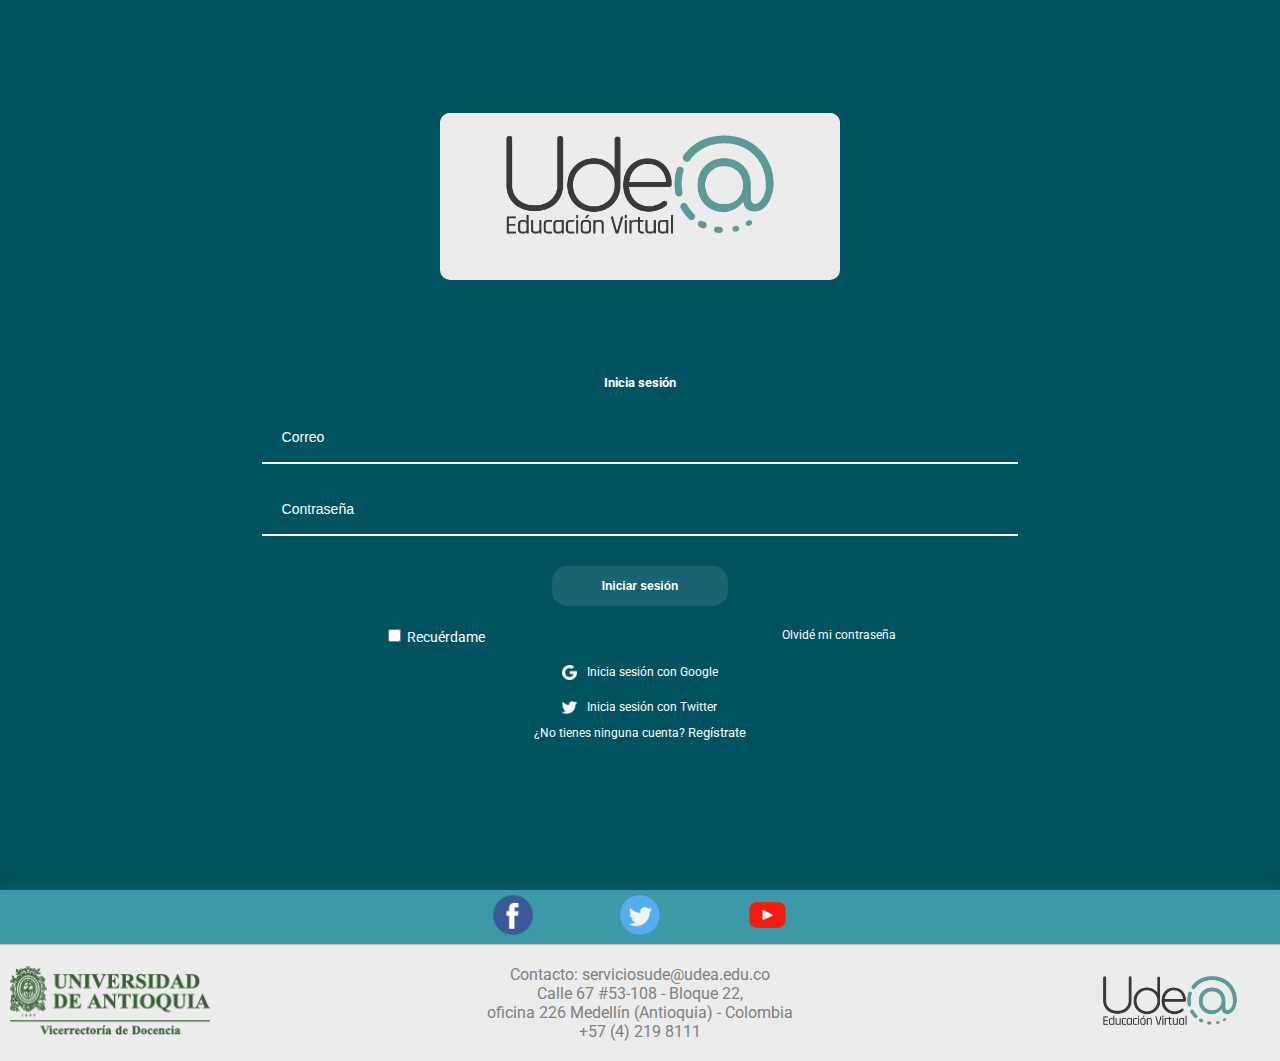
<file: login.html>
<!DOCTYPE html>
<html lang="es">
<head>
    <meta charset="UTF-8">
    <link rel="icon" href="img/favicon.ico">
    <meta name="viewport" content="width=device-width, initial-scale=1.0">
    <meta http-equiv="X-UA-Compatible" content="ie=edge">
    <title>Iniciar sesión</title>
    <link rel="stylesheet" href="styles.css">
</head>
<body>
    <section class="init">
        <div class="init_logo">
            <img class="init_logo" src="img/footer/udear.png" alt="">
        </div>
        <h5>Inicia sesión</h5>
        <form class="init__container--form">
            <input class="input" type="email" placeholder="Correo">
            <input class="input" type="password" placeholder="Contraseña">
            <button class="button" type="submit">Iniciar sesión</button>
            <div class="init__container--remember-me">
                <label class="align-center">
                    <input type="checkbox" id="cbox1" value="checkbox"> Recuérdame
                </label>
                <a href="#">Olvidé mi contraseña</a>
            </div>
        </form>
        <section class="init__container--social-media">
            <div><img src="img/icons/google-icon.png" alt="Google">Inicia sesión con Google</div>
            <div><img src="img/icons/twitter-icon.png" alt="Google">Inicia sesión con Twitter</div>
        </section>
        <p class="init__container--register">¿No tienes ninguna cuenta? <a href="register.html">Regístrate</a></p>
    </section>
    <section class="footer">
        <div class="footer--socialmedia">
            <div class="socialmedia--icons">
                <a href="https://www.facebook.com/UdeArroba/">
                    <img src="img/footer/Facebook.png" alt="">
                </a>
                <a href="https://twitter.com/UdeArroba?lang=es">
                    <img src="img/footer/Twitter.png" alt="">
                </a>
                <a href="https://www.youtube.com/channel/UCiHq5A6Fk38G06drQYiPg0Q">
                    <img src="img/footer/Youtube.png" alt="">
                </a>
            </div>
        </div>
        <div class="footer--logos">
            <div class="footer--logos__img">
                <img src="img/footer/udea.png" alt="">
                <p>Contacto: serviciosude@udea.edu.co<br>
                    Calle 67 #53-108 - Bloque 22,<br>
                    oficina 226 Medellín (Antioquia) - Colombia<br>
                    +57 (4) 219 8111</p>
                <img src="img/footer/udear.png" alt="">
            </div>
        </div>
    </section>
</body>
</html>
</file>
<file: styles.css>
@import url('https://fonts.googleapis.com/css?family=Roboto:400,700&display=swap');
:root{
    --cyan-color: #015260;
    --cyan-color_hover: #004450;
    --cyan-color_ts: rgba(1, 82, 96, 0.9); ;
    --cyan-color-2: #3c99a8;
    --navbar-height: 65px;
}
html, body{
    margin: 0;
    font-family: 'Roboto', sans-serif;
    scroll-behavior: smooth;
    background-color: var(--cyan-color);
}
h4{
    margin: 0;
    font-size: 1.4rem;
}
p{
    margin: 0;
}
section{
    margin: 0;
}
@media screen and (max-width: 600px) {
    p{
        font-size:0.8rem;
    }
}
/*------------NAVBAR------------*/
.navbar{
    background-color: var(--cyan-color);
    display: flex;
    justify-content: space-between;
    height: var(--navbar-height);
    align-items: center;
    width: 100vw;
    position: fixed;
    top: 0;
    z-index: 100;
}
.navbar--left{
    margin-left: 3%;
}
.navbar--left__logo img{
    width: 100px;
    height: 36,468px;
}
.navbar--right{
    display: flex;
    align-items: center;
    margin-right: 1%;
}
.navbar--right__items{
    display: flex;
    margin-right: 10px;
}
.navbar--right__items a{
    color: white;
    text-decoration: none;
}
.navbar--right__items a:hover{
    color: var(--cyan-color-2);
}
.navbar--right__items li{
    color: white;
    list-style: none;
    margin-right: 10px;
    font-size: 1rem;
}
.navbar--right__account img{
    height: calc( var(--navbar-height) - 30px);
    width: calc( var(--navbar-height) - 30px);
}
.navbar--right__account ul{
    display: none;
    list-style: none;
    padding: 0px;
    position: absolute;
    width: 100px;
    text-align: right;
    margin: 0px 8px 0px -60px;
}
.navbar--right__account:hover ul {
    display: block;
}
.navbar--right__account li{
    margin: 10px 0px;
}
.navbar--right__account li a{
    font-size: 1rem;
    color: white;
    text-decoration: none;
}
.navbar--menu__btn{
    display: none;
    align-items: center;
    position: absolute;
    right: 180px;
    margin-top: 7px;
    padding: 0 10px;
    border-radius: 10px;
    cursor: pointer;
    color: white;
    border: 1px solid rgba(255, 255, 255, 0.534);
    font-size: calc(var(--navbar-height) - 30px);
}
@media screen and (max-width: 900px) {
    .navbar--right{
        display: none;
    }
}
@media screen and (max-width: 900px) {
    .navbar--menu__btn{
        display: flex;
    }
}
/*------END NAVBAR--------*/
/*------Sidebar-----------*/
#sidebar{
    background-color: var(--cyan-color_ts);
    right: -180px;
    top: 0;
    position: fixed;
    height: 100vh;
    width: 180px;
    transition: 0.5s;
}
#sidebar.active{
    right: 0;
}
#sidebar ul{
    margin-top: 10px;
    padding: 0;
}
.sidebar--ul{
    padding: 0;
}
.sidebar--ul__li{
    padding: 10px 10px;
    border-bottom: 1px solid rgba(255, 255, 255, 0.534);
}
#sidebar li{
    list-style: none;
    text-align: center;
}
.login{
    text-align: center;
    display: block;
    padding-top: 50px;
    padding-bottom: 30px;
    border-bottom: 1px solid rgba(255, 255, 255, 0.534);
}
.login--btns{
    margin: 0;
    padding: 0;
}
.login img{
    width: 80px;
}
#sidebar a{
    color: white;
    text-decoration: none;
}
#sidebar a:hover{
    color: var(--cyan-color-2);
}
/*------Banner Section----*/
.banner{
    background-color: var(--cyan-color-2);
    margin-top: var(--navbar-height);
}
.container{
    width: 100%;
    display: flex;
    justify-content: space-around;
    margin: auto;
    align-items: center;
    padding-bottom: 20px;
}
.banner--container__svg{
    width: 30%;
}
.banner--container__classinfo{
    width: 45%;
    display: flex;
    flex-direction: column;
    justify-content: center;
    padding: 40px 10px;
    margin: 5% 0;
    align-items: center;
    border: 1px solid rgba(255, 255, 255, 0.534);
    border-radius: 10px;
    background-color: rgba(255, 255, 255, 0.253);
    color: white;
}
@media screen and (max-width: 900px) {
    .container{
        display: block;
    }
    .banner--container__classinfo{
        margin: auto;
        width: 90%;
    }
    .banner--container__svg{
        margin: auto;
        width: 40%;
    }
}
@media screen and (max-width: 600px) {
    .banner--container__classinfo{
        margin: auto;
        width: 90%;
    }
    .banner--container__svg{
        margin: auto;
        width: 60%;
    }
    h4{
        font-size: 1rem;
    }
}
.btn{
    border: 1px solid white;
    padding: 10px;
    width: 250px;
    border-radius: 10px;
    background-color: var(--cyan-color);
    color: white;
    transition: 0.5s;
    text-align: center;
}
.btn:hover{
    background-color: var(--cyan-color_hover);
    transform: scale(1.05);
    box-shadow: 0 0 10px rgba(121, 120, 120, 0.719);
}
.btn a{
    text-decoration: none;
    color: white;
}
.progress {
    width: 400px;
    margin: 20vh auto;
    background-color: var(--cyan-color);
    padding: 1.5rem;
    border-radius: 6px;
    box-shadow: 0 1px 3px 0 rgba(0,0,0,.12), 0 2px 1px 0 rgba(0,0,0,.12);
    text-align:center;
    display: inline-block;
}
.modulos {
    background-color: #edeced;
    height: 100%;
    display: flex;
    justify-content: space-around;
}
.modulos a{
    text-decoration: none;
    color: black;
}
.modulos--container{
    width: 20vw;
    border:1px solid var(--cyan-color);
    border-radius: 10px;
    margin: 40px 0;
    background-color: rgba(255, 255, 255, 0.342);
    transition: 0.5s;
}
.vermas{
    background-color: var(--cyan-color-2);
    padding: 10px;
    margin: 0;
    text-align: center;
    color: white;
    -webkit-border-bottom-right-radius: 9px;
    -webkit-border-bottom-left-radius: 9px;
    -moz-border-radius-bottomright: 9px;
    -moz-border-radius-bottomleft: 9px;
    border-bottom-right-radius: 9px;
    border-bottom-left-radius: 9px;
}
.modulos--container--content{
    display: flex;
    align-items: center;
    margin: 20px;
}
.modulos--container:hover{
    box-shadow: 0px 0px 15px rgba(92, 91, 91, 0.37);
    transform: scale(1.05);
}
.modulos--container__img img{
    width: 80px;
}
.modulos--container__items{
    margin-left: 5%;
}
@media screen and (max-width: 1280px) {
    .modulos{
        display: block;
        justify-content: center;
        padding: 50px;
    }
    .modulos--container{
        width: 80vw;
        margin: 10px auto;
    }
}
@media screen and (max-width: 600px) {
    .modulos{
        padding: 50px 0;

    }
    .modulos--container{
        width: 90vw;
        margin: 15px auto;
    }
    .modulos--container--content{
        display: block;
    }
    .modulos--container__img{
        text-align: center;
    }
    .modulos--container__img img{
        width: 60px;
    }
}
/*--------Separadores*/
.temario{
    border-top: 1px solid grey;
    border-bottom: 1px solid rgba(128, 128, 128, 0.336);
    background-color: #edeced;
}
.temario--container{
    width: 60%;
    margin: 3% auto;
    text-align: justify;
}
@media screen and (max-width: 900px) {
    .temario--container{
        width: 80%;
    }
}
@media screen and (max-width: 600px) {
    .temario--container{
        width: 90%;
    }
}
.temario--container__item{
    display: flex;
    justify-content: space-between;
    align-items: center;
    margin: 10px;
    padding: 15px 30px;
    background-color: rgb(241, 241, 241);
    font-size: 1.2rem;
    border-radius: 10px;
    transition: 0.5s;
}
.temario--container__item:hover{
    transform: scale(1.01);
    box-shadow: 0 0 10px rgba(126, 126, 126, 0.74);
    margin-bottom: 20px;
}
.temario--container__item{
    
}
.temario--container__item-ico{
    width: 60px;
}
.temario--container__item-go{
    width: 20px;
}
.temario--container__title{
    text-align: center;
    margin: 10px;
    padding: 15px 30px;
    background-color: var(--cyan-color-2);
    font-size: 1.2rem;
    border-radius: 10px;
    color: white;
}
@media screen and (max-width: 600px) {
    .temario--container__item-ico{
        width: 50px;
    }
    .temario--container__item-go{
        width: 15px;
    }
    .temario--container{
        width: 95%;
    }
}
.footer{
    bottom: 0;
}
.footer--socialmedia{
    background-color: var(--cyan-color-2);
    box-shadow: 0 0 15px rgba(116, 116, 116, 0.288);
    padding: 5px;
    border-bottom: 1px solid rgb(192, 192, 192);

}
.socialmedia--icons{
    margin: auto;
    width: 30%;
    display: flex;
    justify-content: space-around;
}
.socialmedia--icons img{
    width: 40px;
    transition: 0.2s;
}
.socialmedia--icons img:hover{
    transform: scale(1.05);
}
@media screen and (max-width: 600px) {
    .socialmedia--icons{
        width: 80%;
    }
    .socialmedia--icons img{
        width: 25px;
    }
}
.footer--logos{
    background-color: #edeced;
}
.footer--logos__img{
    padding: 20px 10px;
    display: flex;
    justify-content: space-between;
    text-align: center;
    color: grey;
}
.footer--logos__img img{
    width: 200px;
    height: 71.287px;
}
@media screen and (max-width: 900px) {
    .footer--logos__img img{
        width: 130px;
        height: 46.337px;
    }
    .footer--logos__img p{
        font-size: 0.6rem;
    }
}
@media screen and (max-width: 600px) {
    .footer--logos__img img{
        width: 100px;
        height: 35.644px;
    }
    .footer--logos__img p{
        font-size: 0.5rem;
    }
}
/*-----login----------*/
.init_logo{
    width: 400px;
    margin: auto;
    padding-bottom: 10px;
    background-color: #edeced;
    border-radius: 10px;
}
.init {
    width: 80vw;
    display: flex;
    align-items: center;
    justify-content: center;
    flex-direction: column;
    padding: 0px 30px;
    margin: 40px auto 150px auto;
    min-height: calc(100vh - 200px);
    color: white;
}
.init__container {
    color: white;
    margin: auto;
    width: 80vw;
    display: flex;
    justify-content: space-around;
    flex-direction: column;
    align-items: center;
}
.init__container--form {
    display: flex;
    flex-direction: column;
    align-items: center;
    width: 100%;
}
.init__container--form label {
    font-size: 14px;
}
.init__container--remember-me {
    width: 50%;
    color: white;
    display: flex;
    justify-content: space-between;
    align-items: center;
    margin-top: 10px;
}
.init__container--remember-me a {
    color: white;
    font-size: 12px;
    text-decoration: none;
}
.init__container--remember-me a:hover {
    color: white;
    font-size: 12px;
    text-decoration: underline;
}
.init__container--social-media > div {
    margin-top: 20px;
    display: flex;
    align-items: center;
    font-size: 12px;
    margin-bottom: 10px;
}
.init__container--social-media > div > img {
    width: 15px;
    margin-right: 10px;
}
.init__container--register {
    font-size: 12px;
}
.init__container--register a {
    font-size: 13px;
    color: white;
    text-decoration: none;
}.init__container--register a:hover {
    text-decoration: underline;
}
.init__container--init {
    font-size: 14px;
    display: flex;
    justify-content: center;
}
.init__container--init a {
    font-size: 16px;
    color: white;
    font-weight: bold;
    text-decoration: none;
}.init__container--init a:hover {
    text-decoration: underline;
}
.input {
    background-color: transparent;
    border-left: 0px;
    border-right: 0px;
    border-top: 0px;
    border-bottom: 2px solid white;
    font-size: 14px;
    margin-bottom: 20px;
    padding: 0px 20px;
    outline: none;
    height: 50px;
    color: white;
    width: 70%;
}
.input:focus {
    font-size: 12px;
    opacity: 0.5;
}
::placeholder {
    color: white;
    transition: 0.5s;
}
.button {
    background-color: rgba(255, 255, 255, 0.1);
    border: none;
    border-radius: 15px;
    color: white;
    cursor: pointer;
    font-size: 12px;
    font-weight: bold;
    height: 40px;
    margin: 10px 0px;
    padding: 0 50px;
    transition: 0.5s;
}
.button:hover {
    background-color: rgba(255, 255, 255, 0.1);
    transform: scale(0.9);
}
@media screen and (max-width: 900px) {
    .init_logo{
        width: 300px;
    }
    .init__container--remember-me {
        width: 70%;
    }
}
@media screen and (max-width: 500px) {
    .init_logo{
        width: 200px;
    }
    .init__container--remember-me {
        width: 100%;
    }
}
/*-----init end----------*/
</file>
